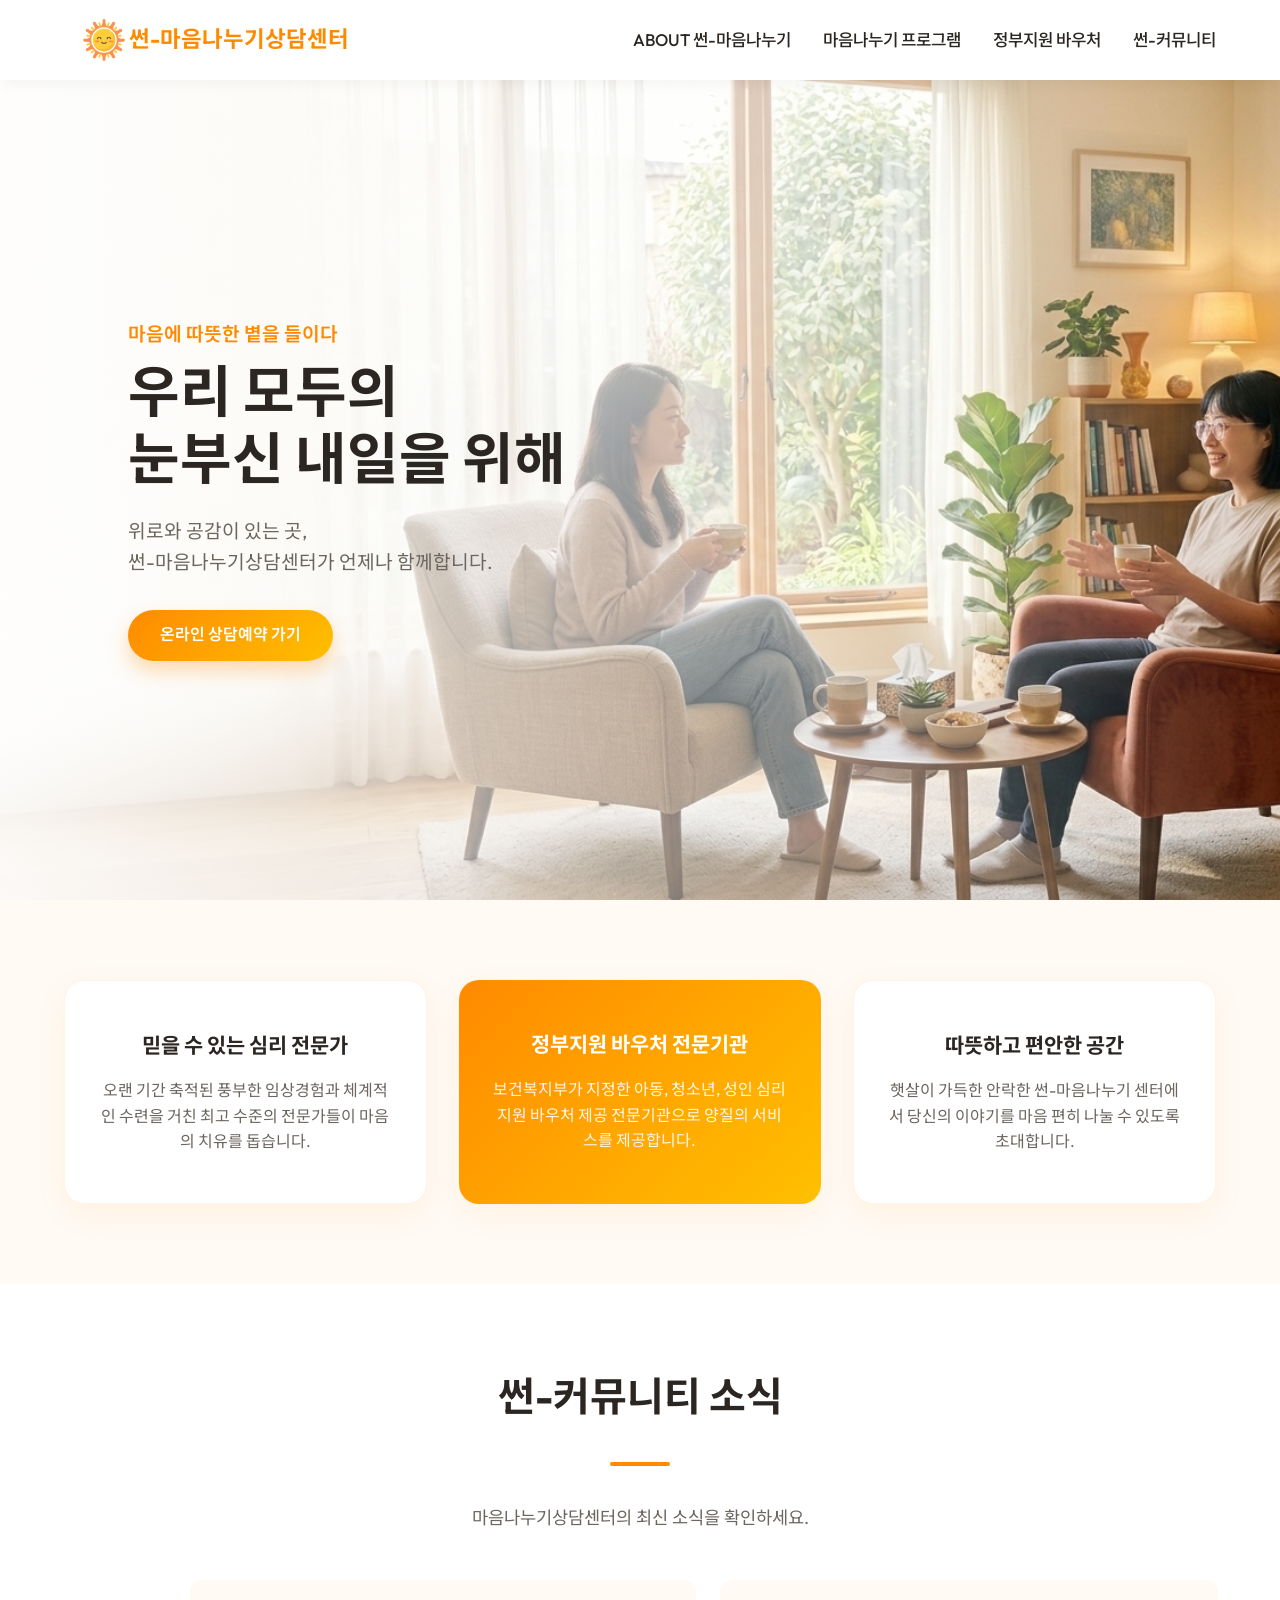
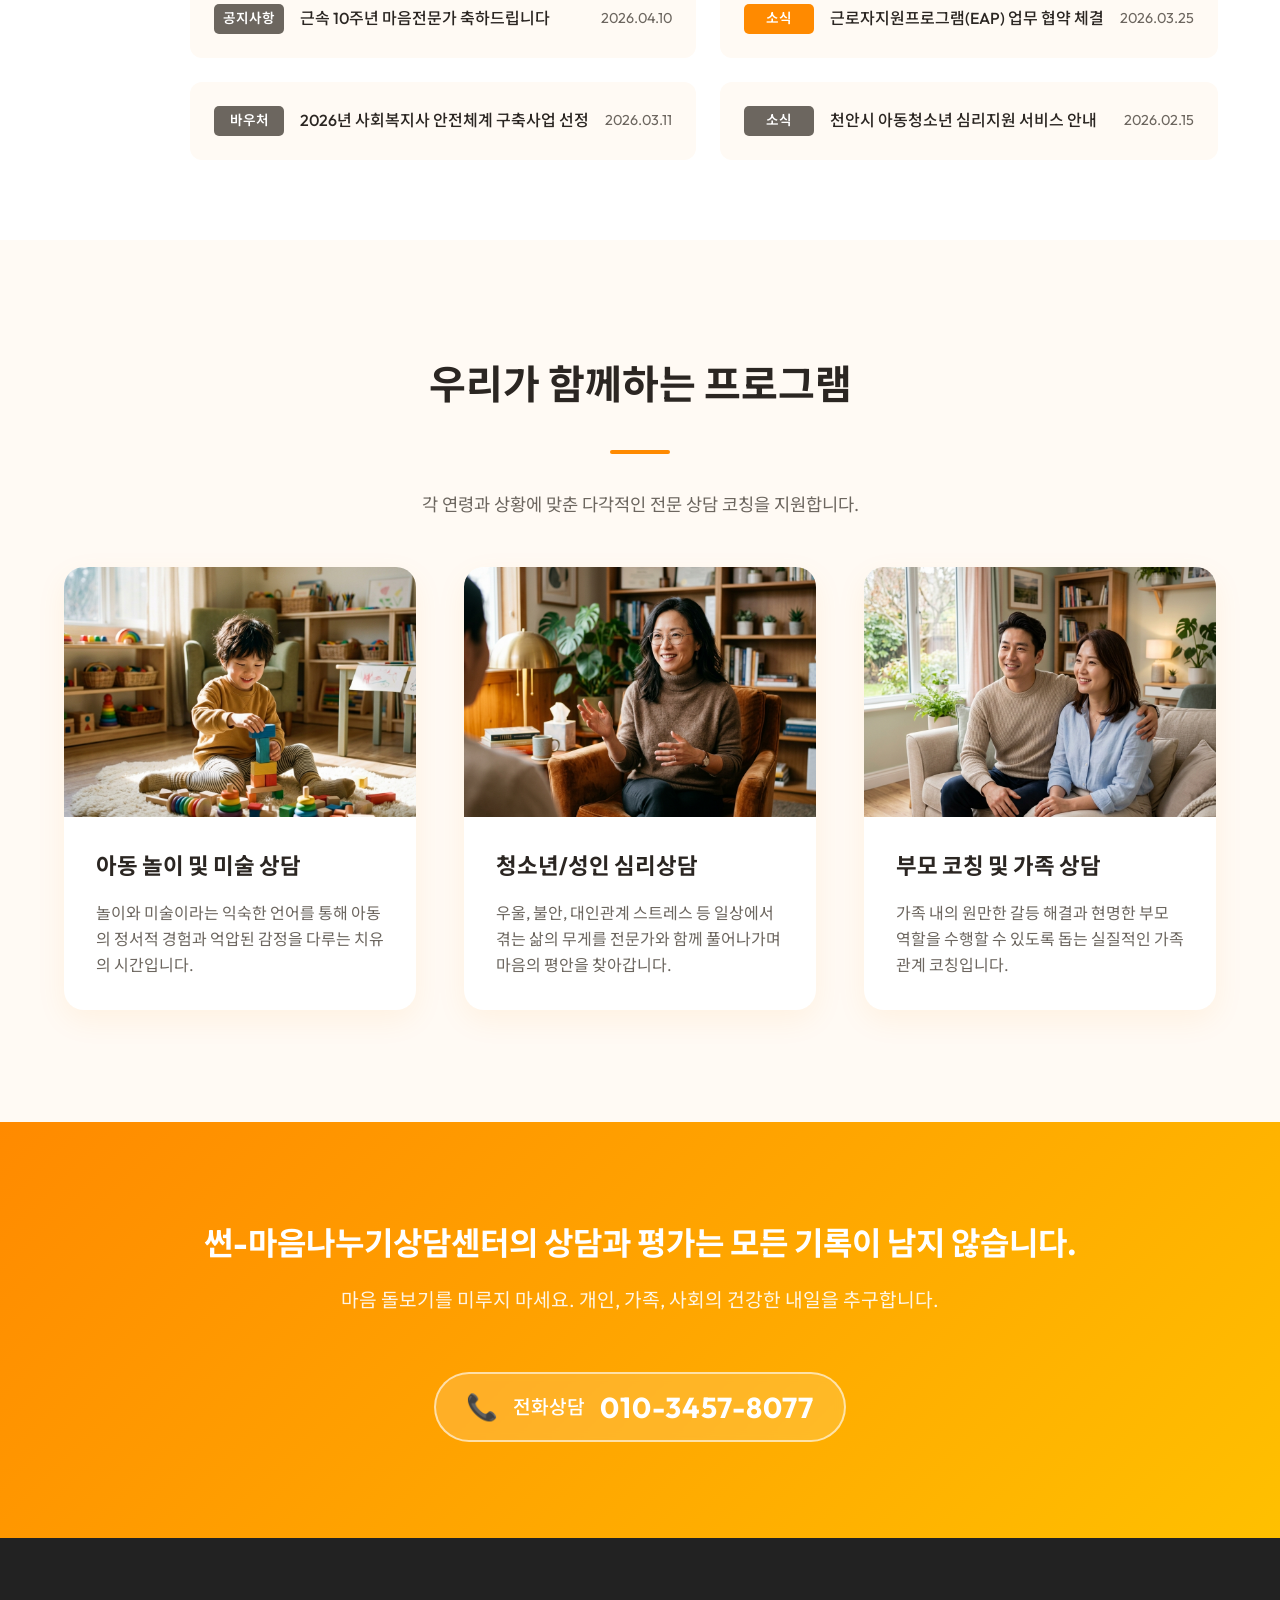
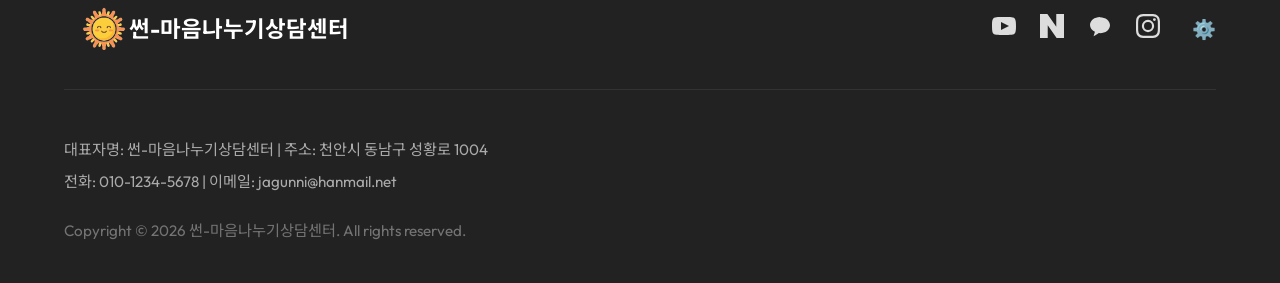
<file: index.html>
<!DOCTYPE html>
<html lang="ko">
<head>
    <meta charset="UTF-8">
    <meta name="viewport" content="width=device-width, initial-scale=1.0">
    <title>썬-마음나누기상담센터</title>
    <meta name="description" content="우리 모두의 눈부신 내일을 위해. 천안 아동, 청소년, 성인 심리상담 전문기관 썬-마음나누기상담센터입니다.">
    <link href="https://fonts.googleapis.com/css2?family=Noto+Sans+KR:wght@300;400;500;700&family=Outfit:wght@400;600;700&display=swap" rel="stylesheet">
    <link rel="stylesheet" href="style.css">
    <link rel="shortcut icon" href="img/sun_logo_transparent.png" type="image/x-icon">
</head>
<body>

    <!-- Header Section -->
    <header class="header">
        <div class="container header-inner">
            <a href="index.html" class="logo">
                <img src="img/sun_logo_transparent.png" alt="썬-마음나누기상담센터 로고">
                <span>썬-마음나누기상담센터</span>
            </a>
            <nav class="gnb">
                <ul>
                    <li><a href="about.html" target="_blank">ABOUT 썬-마음나누기</a></li>
                    <li><a href="programs.html" target="_blank">마음나누기 프로그램</a></li>
                    <li><a href="https://www.bokjiro.go.kr/ssis-tbu/index.do" target="_blank">정부지원 바우처</a></li>

                    <li><a href="community.html" target="_blank">썬-커뮤니티</a></li>
                </ul>
            </nav>
        </div>
    </header>

    <!-- Hero Banner -->
    <section class="hero-banner">
        <div class="hero-image" style="background-image: url('img/hero_bg_new.png');">
            <div class="hero-overlay"></div>
            <div class="hero-content">
                <p class="hero-subtitle">마음에 따뜻한 볕을 들이다</p>
                <h1 class="hero-title">우리 모두의<br>눈부신 내일을 위해</h1>
                <p class="hero-desc">위로와 공감이 있는 곳,<br>썬-마음나누기상담센터가 언제나 함께합니다.</p>
                <a href="#" class="btn btn-primary" onclick="openReservationModal(event)">온라인 상담예약 가기</a>
            </div>
        </div>
    </section>

    <!-- Feature Cards -->
    <section class="features">
        <div class="container features-wrap">
            <div class="feature-card">
                <h3>믿을 수 있는 심리 전문가</h3>
                <p>오랜 기간 축적된 풍부한 임상경험과 체계적인 수련을 거친 최고 수준의 전문가들이 마음의 치유를 돕습니다.</p>
            </div>
            <div class="feature-card active">
                <h3>정부지원 바우처 전문기관</h3>
                <p>보건복지부가 지정한 아동, 청소년, 성인 심리지원 바우처 제공 전문기관으로 양질의 서비스를 제공합니다.</p>
            </div>
            <div class="feature-card">
                <h3>따뜻하고 편안한 공간</h3>
                <p>햇살이 가득한 안락한 썬-마음나누기 센터에서 당신의 이야기를 마음 편히 나눌 수 있도록 초대합니다.</p>
            </div>
        </div>
    </section>

    <!-- Notice / News Section -->
    <section class="notice-section">
        <div class="container">
            <div class="section-title text-center">
                <h2>썬-커뮤니티 소식</h2>
                <p>마음나누기상담센터의 최신 소식을 확인하세요.</p>
            </div>
            <div class="notice-grid">
                <a href="notice1.html" target="_blank" class="notice-item">
                    <span class="badge">공지사항</span>
                    <h4>근속 10주년 마음전문가 축하드립니다</h4>
                    <span class="date">2026.04.10</span>
                </a>
                <a href="notice2.html" target="_blank" class="notice-item">
                    <span class="badge new">소식</span>
                    <h4>근로자지원프로그램(EAP) 업무 협약 체결</h4>
                    <span class="date">2026.03.25</span>
                </a>
                <a href="notice3.html" target="_blank" class="notice-item">
                    <span class="badge">바우처</span>
                    <h4>2026년 사회복지사 안전체계 구축사업 선정</h4>
                    <span class="date">2026.03.11</span>
                </a>
                <a href="notice4.html" target="_blank" class="notice-item">
                    <span class="badge">소식</span>
                    <h4>천안시 아동청소년 심리지원 서비스 안내</h4>
                    <span class="date">2026.02.15</span>
                </a>
            </div>
        </div>
    </section>

    <!-- Programs Overview -->
    <section class="programs-section">
        <div class="container">
            <div class="section-title">
                <h2>우리가 함께하는 프로그램</h2>
                <p>각 연령과 상황에 맞춘 다각적인 전문 상담 코칭을 지원합니다.</p>
            </div>
            <div class="program-grid">
                <a href="reservation_child.html" target="_blank" class="program-card">
                    <div class="thumb">
                        <img src="img/play_therapy_korean.png" alt="아동 놀이/미술 상담">
                    </div>
                    <div class="info">
                        <h3>아동 놀이 및 미술 상담</h3>
                        <p>놀이와 미술이라는 익숙한 언어를 통해 아동의 정서적 경험과 억압된 감정을 다루는 치유의 시간입니다.</p>
                    </div>
                </a>
                <a href="reservation_adult.html" target="_blank" class="program-card">
                    <div class="thumb">
                        <img src="img/adult_counseling_new_1775789938993.png" alt="청소년/성인 심리상담">
                    </div>
                    <div class="info">
                        <h3>청소년/성인 심리상담</h3>
                        <p>우울, 불안, 대인관계 스트레스 등 일상에서 겪는 삶의 무게를 전문가와 함께 풀어나가며 마음의 평안을 찾아갑니다.</p>
                    </div>
                </a>
                <a href="reservation_parent.html" target="_blank" class="program-card">
                    <div class="thumb">
                        <img src="img/parent_coaching_korean.png" alt="부모 코칭 및 상담">
                    </div>
                    <div class="info">
                        <h3>부모 코칭 및 가족 상담</h3>
                        <p>가족 내의 원만한 갈등 해결과 현명한 부모 역할을 수행할 수 있도록 돕는 실질적인 가족 관계 코칭입니다.</p>
                    </div>
                </a>
            </div>
        </div>
    </section>

    <!-- Bottom Banner -->
    <section class="bottom-banner">
        <div class="container">
            <div class="bb-content">
                <h2>썬-마음나누기상담센터의 상담과 평가는 모든 기록이 남지 않습니다.</h2>
                <p>마음 돌보기를 미루지 마세요. 개인, 가족, 사회의 건강한 내일을 추구합니다.</p>
                <a href="tel:010-3457-8077" class="call-banner">
                    <span class="call-icon">📞</span>
                    <span class="call-text">전화상담</span>
                    <strong class="call-number">010-3457-8077</strong>
                </a>
            </div>
        </div>
    </section>

    <!-- Footer -->
    <footer class="footer">
        <div class="container">
            <div class="footer-top">
                <a href="#" class="footer-logo">
                    <img src="img/sun_logo_transparent.png" alt="썬로우고">
                    <span>썬-마음나누기상담센터</span>
                </a>
                <div class="sns-links">
                    <a href="https://www.youtube.com/watch?v=R9Pj6mc9mxc" target="_blank" title="유튜브">
                        <svg width="24" height="24" viewBox="0 0 24 24" fill="currentColor"><path d="M19.615 3.184c-3.604-.246-11.631-.245-15.23 0-3.897.266-4.356 2.62-4.385 8.816.029 6.185.484 8.549 4.385 8.816 3.6.245 11.626.246 15.23 0 3.897-.266 4.356-2.62 4.385-8.816-.029-6.185-.484-8.549-4.385-8.816zm-10.615 12.816v-8l8 3.993-8 4.007z"/></svg>
                    </a>
                    <a href="https://blog.naver.com/jagunni77/224244222234" target="_blank" title="블로그">
                        <svg width="24" height="24" viewBox="0 0 24 24" fill="currentColor"><path d="M16.273 12.845L7.376 0H0v24h7.726V11.156L16.624 24H24V0h-7.727v12.845z"/></svg>
                    </a>
                    <a href="#" title="카카오톡">
                        <svg width="24" height="24" viewBox="0 0 24 24" fill="currentColor"><path d="M12 3c-5.523 0-10 3.58-10 8 0 2.872 1.936 5.394 4.887 6.776-.328 1.155-1.189 4.14-1.228 4.35-.05.275.097.28.21.21.088-.052 3.494-2.316 4.908-3.238.398.056.806.082 1.223.082 5.523 0 10-3.58 10-8s-4.477-8-10-8z"/></svg>
                    </a>
                    <a href="#" title="인스타그램">
                        <svg width="24" height="24" viewBox="0 0 24 24" fill="currentColor"><path d="M12 2.163c3.204 0 3.584.012 4.85.07 3.252.148 4.771 1.691 4.919 4.919.058 1.265.069 1.645.069 4.849 0 3.205-.012 3.584-.069 4.849-.149 3.225-1.664 4.771-4.919 4.919-1.266.058-1.644.07-4.85.07-3.204 0-3.584-.012-4.849-.07-3.26-.149-4.771-1.699-4.919-4.92-.058-1.265-.07-1.644-.07-4.849 0-3.204.013-3.583.07-4.849.149-3.227 1.664-4.771 4.919-4.919 1.266-.057 1.645-.069 4.849-.069zM12 0C8.741 0 8.333.014 7.053.072 2.695.272.273 2.69.073 7.052.014 8.333 0 8.741 0 12c0 3.259.014 3.668.072 4.948.2 4.358 2.618 6.78 6.98 6.98C8.333 23.986 8.741 24 12 24c3.259 0 3.668-.014 4.948-.072 4.354-.2 6.782-2.618 6.979-6.98.059-1.28.073-1.689.073-4.948 0-3.259-.014-3.667-.072-4.947-.196-4.354-2.617-6.78-6.979-6.98C15.668.014 15.259 0 12 0zm0 5.838a6.162 6.162 0 100 12.324 6.162 6.162 0 000-12.324zM12 16a4 4 0 110-8 4 4 0 010 8zm6.406-11.845a1.44 1.44 0 100 2.881 1.44 1.44 0 000-2.881z"/></svg>
                    </a>
                    <a href="#" id="settings-btn" title="설정">⚙️</a>
                </div>
            </div>
            <div class="footer-bottom">
                <div class="info">
                    <p>대표자명: 썬-마음나누기상담센터 | 주소: 천안시 동남구 성황로 1004</p>
                    <p>전화: 010-1234-5678 | 이메일: jagunni@hanmail.net</p>
                    <p class="copyright">Copyright © 2026 썬-마음나누기상담센터. All rights reserved.</p>
                </div>
            </div>
        </div>
    </footer>

    <!-- Reservation Modal -->
    <div id="reservationModal" class="modal-overlay">
        <div class="modal-content">
            <span class="close-modal" onclick="closeReservationModal()">&times;</span>
            <h2>온라인 상담예약</h2>
            <p>상담 예약 정보를 남겨주시면 빠른 시일 내에 연락드리겠습니다.</p>
            <form onsubmit="submitReservation(event)">
                <div class="form-group">
                    <label for="resName">이름</label>
                    <input type="text" id="resName" required placeholder="이름을 입력하세요">
                </div>
                <div class="form-group">
                    <label for="resPhone">연락처</label>
                    <input type="tel" id="resPhone" required placeholder="010-0000-0000">
                </div>
                <div class="form-group">
                    <label for="resTime">예약시간</label>
                    <select id="resTime" required>
                        <option value="" disabled selected>희망 예약시간을 선택하세요</option>
                        <option value="오전">오전 (09:00 - 12:00)</option>
                        <option value="오후">오후 (13:00 - 18:00)</option>
                        <option value="저녁">저녁 (18:00 - 21:00)</option>
                    </select>
                </div>
                <div class="form-group">
                    <label for="resMemo">메모</label>
                    <textarea id="resMemo" rows="4" placeholder="상담 문의 내용을 자유롭게 적어주세요."></textarea>
                </div>
                <button type="submit" class="btn btn-primary submit-btn">예약 신청하기</button>
            </form>
        </div>
    </div>

    <!-- Admin & Modal Script -->
    <script>
        function openReservationModal(e) {
            e.preventDefault();
            document.getElementById('reservationModal').style.display = 'flex';
        }

        function closeReservationModal() {
            document.getElementById('reservationModal').style.display = 'none';
        }

        function submitReservation(e) {
            e.preventDefault();
            alert('상담 예약이 성공적으로 신청되었습니다. 빠른 시일 내에 연락드리겠습니다.');
            closeReservationModal();
            e.target.reset();
        }
        
        window.onclick = function(event) {
            const modal = document.getElementById('reservationModal');
            if (event.target == modal) {
                closeReservationModal();
            }
        }

        document.getElementById('settings-btn').addEventListener('click', function(e) {
            e.preventDefault();
            
            if (document.body.classList.contains('admin-mode')) {
                document.body.classList.remove('admin-mode');
                const texts = document.querySelectorAll('[contenteditable="true"]');
                texts.forEach(el => {
                    el.removeAttribute('contenteditable');
                    if (el.tagName.toLowerCase() === 'a' && el.dataset.href) {
                        el.setAttribute('href', el.dataset.href);
                    }
                });
                alert('관리자 모드가 종료되었습니다.');
                return;
            }

            const password = prompt('관리자 비밀번호를 입력하세요:');
            if (password === '0000') {
                alert('관리자 모드(편집 모드)가 활성화되었습니다. 요소들을 클릭하여 내용과 메뉴를 직접 수정할 수 있습니다.');
                document.body.classList.add('admin-mode');
                
                const texts = document.querySelectorAll('h1, h2, h3, h4, p, a:not(#settings-btn, .footer-logo, .logo), .badge, .btn');
                texts.forEach(el => {
                    el.setAttribute('contenteditable', 'true');
                    if (el.tagName.toLowerCase() === 'a') {
                        el.dataset.href = el.getAttribute('href');
                        el.removeAttribute('href');
                    }
                });
            } else if (password !== null) {
                alert('비밀번호가 틀렸습니다.');
            }
        });
    </script>
</body>
</html>
</file>
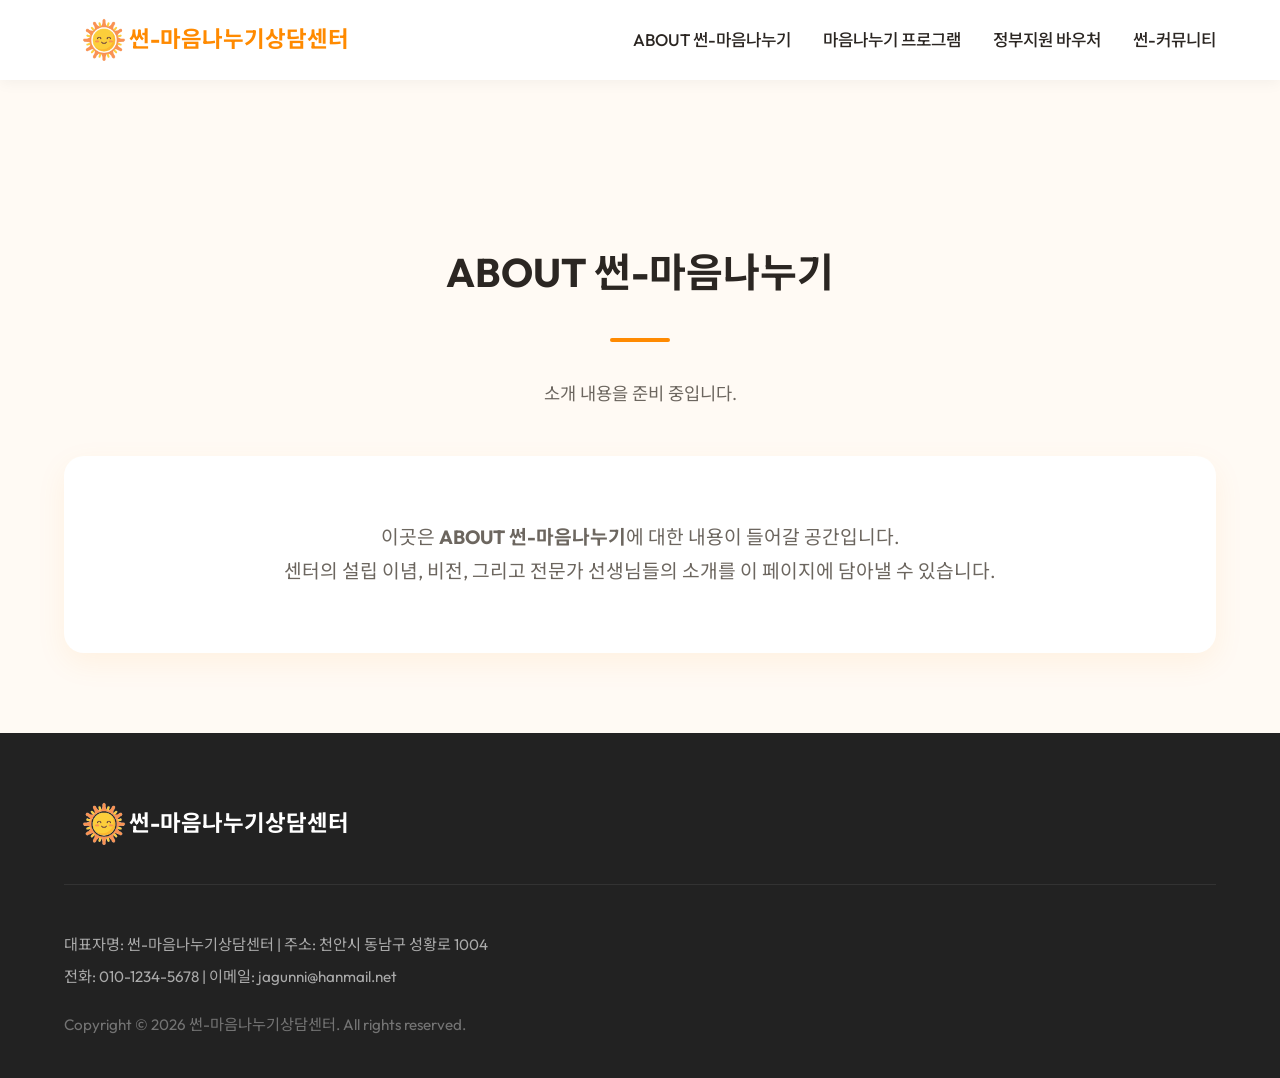
<file: about.html>
<!DOCTYPE html>
<html lang="ko">
<head>
    <meta charset="UTF-8">
    <meta name="viewport" content="width=device-width, initial-scale=1.0">
    <title>ABOUT 썬-마음나누기 - 썬-마음나누기상담센터</title>
    <link href="https://fonts.googleapis.com/css2?family=Noto+Sans+KR:wght@300;400;500;700&family=Outfit:wght@400;600;700&display=swap" rel="stylesheet">
    <link rel="stylesheet" href="style.css">
    <link rel="shortcut icon" href="img/sun_logo_transparent.png" type="image/x-icon">
</head>
<body>
    <!-- Header Section -->
    <header class="header">
        <div class="container header-inner">
            <a href="index.html" class="logo">
                <img src="img/sun_logo_transparent.png" alt="썬-마음나누기상담센터 로고">
                <span>썬-마음나누기상담센터</span>
            </a>
            <nav class="gnb">
                <ul>
                    <li><a href="about.html" target="_blank">ABOUT 썬-마음나누기</a></li>
                    <li><a href="programs.html" target="_blank">마음나누기 프로그램</a></li>
                    <li><a href="https://www.bokjiro.go.kr/ssis-tbu/index.do" target="_blank">정부지원 바우처</a></li>

                    <li><a href="community.html" target="_blank">썬-커뮤니티</a></li>
                </ul>
            </nav>
        </div>
    </header>

    <div style="padding-top: 15rem; padding-bottom: 5rem; min-height: 60vh; text-align: center;">
        <div class="container">
            <div class="section-title">
                <h2>ABOUT 썬-마음나누기</h2>
                <p>소개 내용을 준비 중입니다.</p>
            </div>
            
            <div style="background: var(--white); padding: 4rem; border-radius: 20px; box-shadow: var(--box-shadow); margin-top: 2rem;">
                <p style="font-size: 1.2rem; color: var(--text-gray); line-height: 1.8;">
                    이곳은 <strong>ABOUT 썬-마음나누기</strong>에 대한 내용이 들어갈 공간입니다.<br>
                    센터의 설립 이념, 비전, 그리고 전문가 선생님들의 소개를 이 페이지에 담아낼 수 있습니다.
                </p>
            </div>
        </div>
    </div>

    <!-- Footer -->
    <footer class="footer">
        <div class="container">
            <div class="footer-top">
                <a href="index.html" class="footer-logo">
                    <img src="img/sun_logo_transparent.png" alt="썬로우고">
                    <span>썬-마음나누기상담센터</span>
                </a>
            </div>
            <div class="footer-bottom">
                <div class="info">
                    <p>대표자명: 썬-마음나누기상담센터 | 주소: 천안시 동남구 성황로 1004</p>
                    <p>전화: 010-1234-5678 | 이메일: jagunni@hanmail.net</p>
                    <p class="copyright">Copyright © 2026 썬-마음나누기상담센터. All rights reserved.</p>
                </div>
            </div>
        </div>
    </footer>
</body>
</html>
</file>
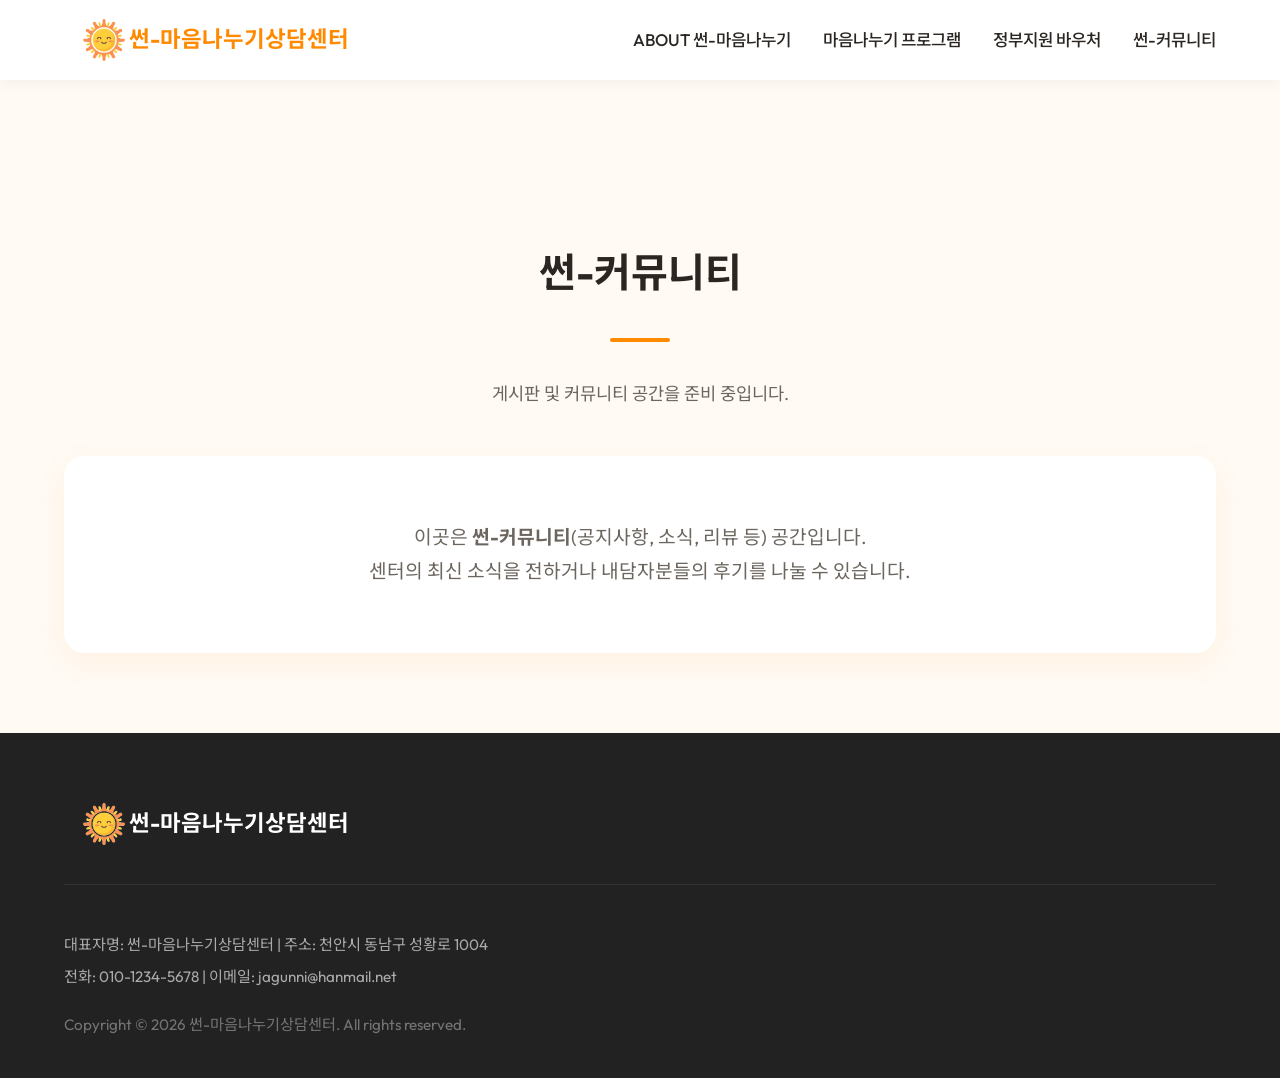
<file: community.html>
<!DOCTYPE html>
<html lang="ko">
<head>
    <meta charset="UTF-8">
    <meta name="viewport" content="width=device-width, initial-scale=1.0">
    <title>썬-커뮤니티 - 썬-마음나누기상담센터</title>
    <link href="https://fonts.googleapis.com/css2?family=Noto+Sans+KR:wght@300;400;500;700&family=Outfit:wght@400;600;700&display=swap" rel="stylesheet">
    <link rel="stylesheet" href="style.css">
    <link rel="shortcut icon" href="img/sun_logo_transparent.png" type="image/x-icon">
</head>
<body>
    <!-- Header Section -->
    <header class="header">
        <div class="container header-inner">
            <a href="index.html" class="logo">
                <img src="img/sun_logo_transparent.png" alt="썬-마음나누기상담센터 로고">
                <span>썬-마음나누기상담센터</span>
            </a>
            <nav class="gnb">
                <ul>
                    <li><a href="about.html" target="_blank">ABOUT 썬-마음나누기</a></li>
                    <li><a href="programs.html" target="_blank">마음나누기 프로그램</a></li>
                    <li><a href="https://www.bokjiro.go.kr/ssis-tbu/index.do" target="_blank">정부지원 바우처</a></li>

                    <li><a href="community.html" target="_blank">썬-커뮤니티</a></li>
                </ul>
            </nav>
        </div>
    </header>

    <div style="padding-top: 15rem; padding-bottom: 5rem; min-height: 60vh; text-align: center;">
        <div class="container">
            <div class="section-title">
                <h2>썬-커뮤니티</h2>
                <p>게시판 및 커뮤니티 공간을 준비 중입니다.</p>
            </div>
            
            <div style="background: var(--white); padding: 4rem; border-radius: 20px; box-shadow: var(--box-shadow); margin-top: 2rem;">
                <p style="font-size: 1.2rem; color: var(--text-gray); line-height: 1.8;">
                    이곳은 <strong>썬-커뮤니티</strong>(공지사항, 소식, 리뷰 등) 공간입니다.<br>
                    센터의 최신 소식을 전하거나 내담자분들의 후기를 나눌 수 있습니다.
                </p>
            </div>
        </div>
    </div>

    <!-- Footer -->
    <footer class="footer">
        <div class="container">
            <div class="footer-top">
                <a href="index.html" class="footer-logo">
                    <img src="img/sun_logo_transparent.png" alt="썬로우고">
                    <span>썬-마음나누기상담센터</span>
                </a>
            </div>
            <div class="footer-bottom">
                <div class="info">
                    <p>대표자명: 썬-마음나누기상담센터 | 주소: 천안시 동남구 성황로 1004</p>
                    <p>전화: 010-1234-5678 | 이메일: jagunni@hanmail.net</p>
                    <p class="copyright">Copyright © 2026 썬-마음나누기상담센터. All rights reserved.</p>
                </div>
            </div>
        </div>
    </footer>
</body>
</html>
</file>
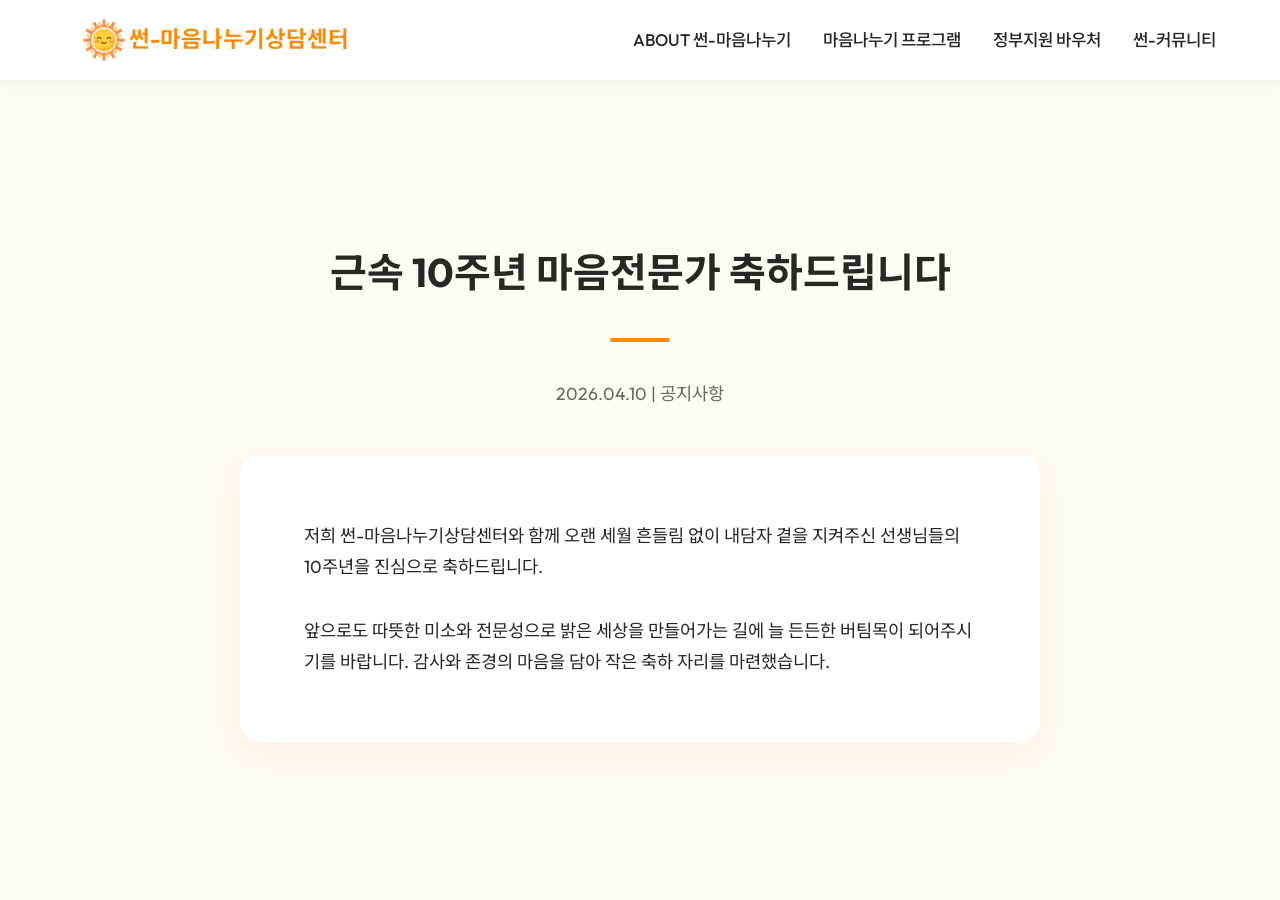
<file: notice1.html>
<!DOCTYPE html>
<html lang="ko">
<head>
    <meta charset="UTF-8">
    <meta name="viewport" content="width=device-width, initial-scale=1.0">
    <title>상세 소식 확인 - 썬-마음나누기상담센터</title>
    <link href="https://fonts.googleapis.com/css2?family=Noto+Sans+KR:wght@300;400;500;700&family=Outfit:wght@400;600;700&display=swap" rel="stylesheet">
    <link rel="stylesheet" href="style.css">
    <link rel="shortcut icon" href="img/sun_logo_transparent.png" type="image/x-icon">
</head>
<body>
    <header class="header">
        <div class="container header-inner">
            <a href="index.html" class="logo">
                <img src="img/sun_logo_transparent.png" alt="썬-마음나누기상담센터 로고">
                <span>썬-마음나누기상담센터</span>
            </a>
            <nav class="gnb">
                <ul>
                    <li><a href="about.html" target="_blank">ABOUT 썬-마음나누기</a></li>
                    <li><a href="programs.html" target="_blank">마음나누기 프로그램</a></li>
                    <li><a href="https://www.bokjiro.go.kr/ssis-tbu/index.do" target="_blank">정부지원 바우처</a></li>

                    <li><a href="community.html" target="_blank">썬-커뮤니티</a></li>
                </ul>
            </nav>
        </div>
    </header>

    <div style="padding-top: 15rem; padding-bottom: 5rem; min-height: 60vh;">
        <div class="container" style="max-width: 800px;">
            <div class="section-title text-center">
                <h2>근속 10주년 마음전문가 축하드립니다</h2>
                <p>2026.04.10 | 공지사항</p>
            </div>
            <div style="background: var(--white); padding: 4rem; border-radius: 20px; box-shadow: var(--box-shadow); margin-top: 2rem;">
                <p style="font-size: 1.1rem; color: var(--text-dark); line-height: 1.8;">
                    저희 썬-마음나누기상담센터와 함께 오랜 세월 흔들림 없이 내담자 곁을 지켜주신 선생님들의 10주년을 진심으로 축하드립니다.<br><br>
                    앞으로도 따뜻한 미소와 전문성으로 밝은 세상을 만들어가는 길에 늘 든든한 버팀목이 되어주시기를 바랍니다. 감사와 존경의 마음을 담아 작은 축하 자리를 마련했습니다.
                </p>
            </div>
        </div>
    </div>
</body>
</html>
</file>
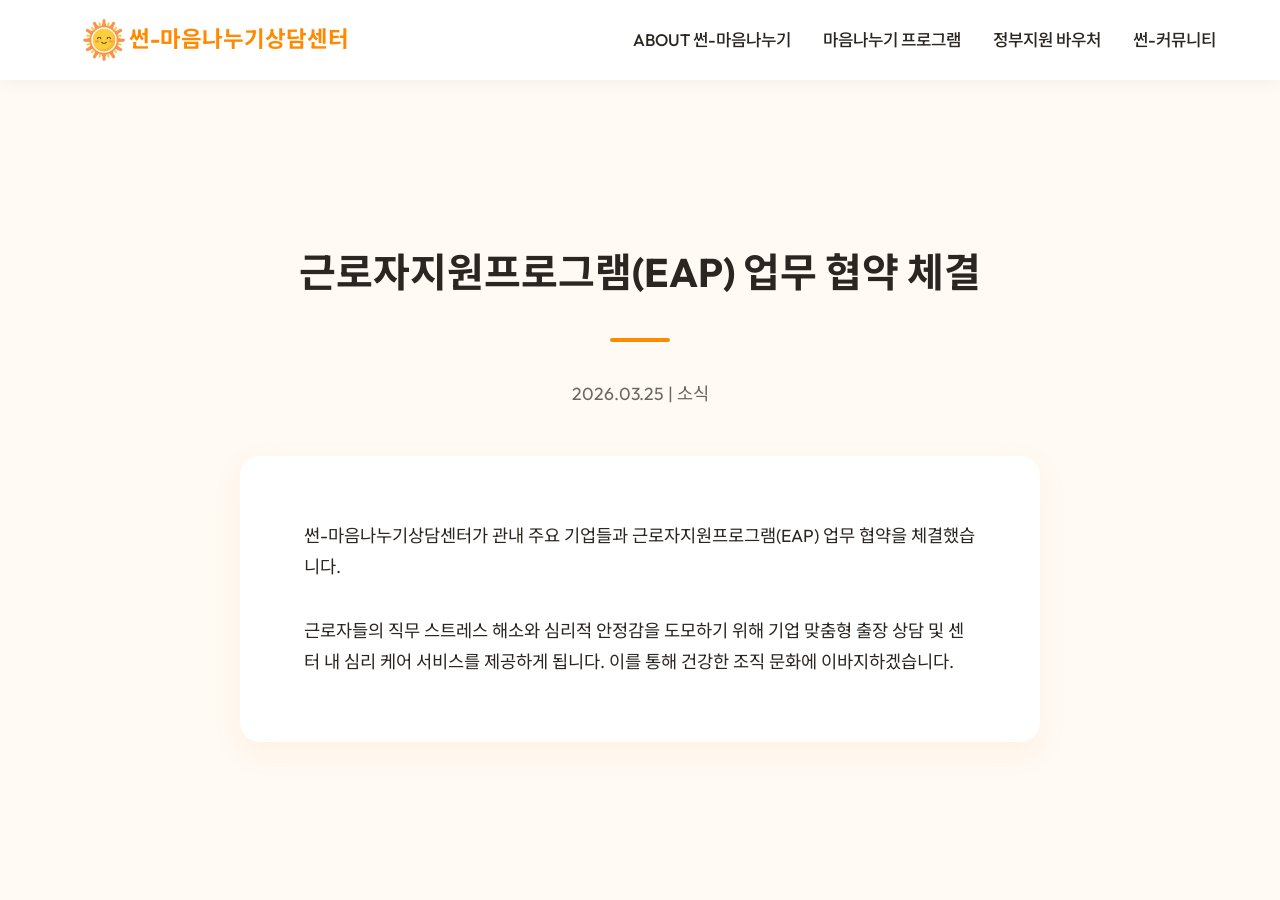
<file: notice2.html>
<!DOCTYPE html>
<html lang="ko">
<head>
    <meta charset="UTF-8">
    <meta name="viewport" content="width=device-width, initial-scale=1.0">
    <title>상세 소식 확인 - 썬-마음나누기상담센터</title>
    <link href="https://fonts.googleapis.com/css2?family=Noto+Sans+KR:wght@300;400;500;700&family=Outfit:wght@400;600;700&display=swap" rel="stylesheet">
    <link rel="stylesheet" href="style.css">
    <link rel="shortcut icon" href="img/sun_logo_transparent.png" type="image/x-icon">
</head>
<body>
    <header class="header">
        <div class="container header-inner">
            <a href="index.html" class="logo">
                <img src="img/sun_logo_transparent.png" alt="썬-마음나누기상담센터 로고">
                <span>썬-마음나누기상담센터</span>
            </a>
            <nav class="gnb">
                <ul>
                    <li><a href="about.html" target="_blank">ABOUT 썬-마음나누기</a></li>
                    <li><a href="programs.html" target="_blank">마음나누기 프로그램</a></li>
                    <li><a href="https://www.bokjiro.go.kr/ssis-tbu/index.do" target="_blank">정부지원 바우처</a></li>

                    <li><a href="community.html" target="_blank">썬-커뮤니티</a></li>
                </ul>
            </nav>
        </div>
    </header>

    <div style="padding-top: 15rem; padding-bottom: 5rem; min-height: 60vh;">
        <div class="container" style="max-width: 800px;">
            <div class="section-title text-center">
                <h2>근로자지원프로그램(EAP) 업무 협약 체결</h2>
                <p>2026.03.25 | 소식</p>
            </div>
            <div style="background: var(--white); padding: 4rem; border-radius: 20px; box-shadow: var(--box-shadow); margin-top: 2rem;">
                <p style="font-size: 1.1rem; color: var(--text-dark); line-height: 1.8;">
                    썬-마음나누기상담센터가 관내 주요 기업들과 근로자지원프로그램(EAP) 업무 협약을 체결했습니다.<br><br>
                    근로자들의 직무 스트레스 해소와 심리적 안정감을 도모하기 위해 기업 맞춤형 출장 상담 및 센터 내 심리 케어 서비스를 제공하게 됩니다. 이를 통해 건강한 조직 문화에 이바지하겠습니다.
                </p>
            </div>
        </div>
    </div>
</body>
</html>
</file>
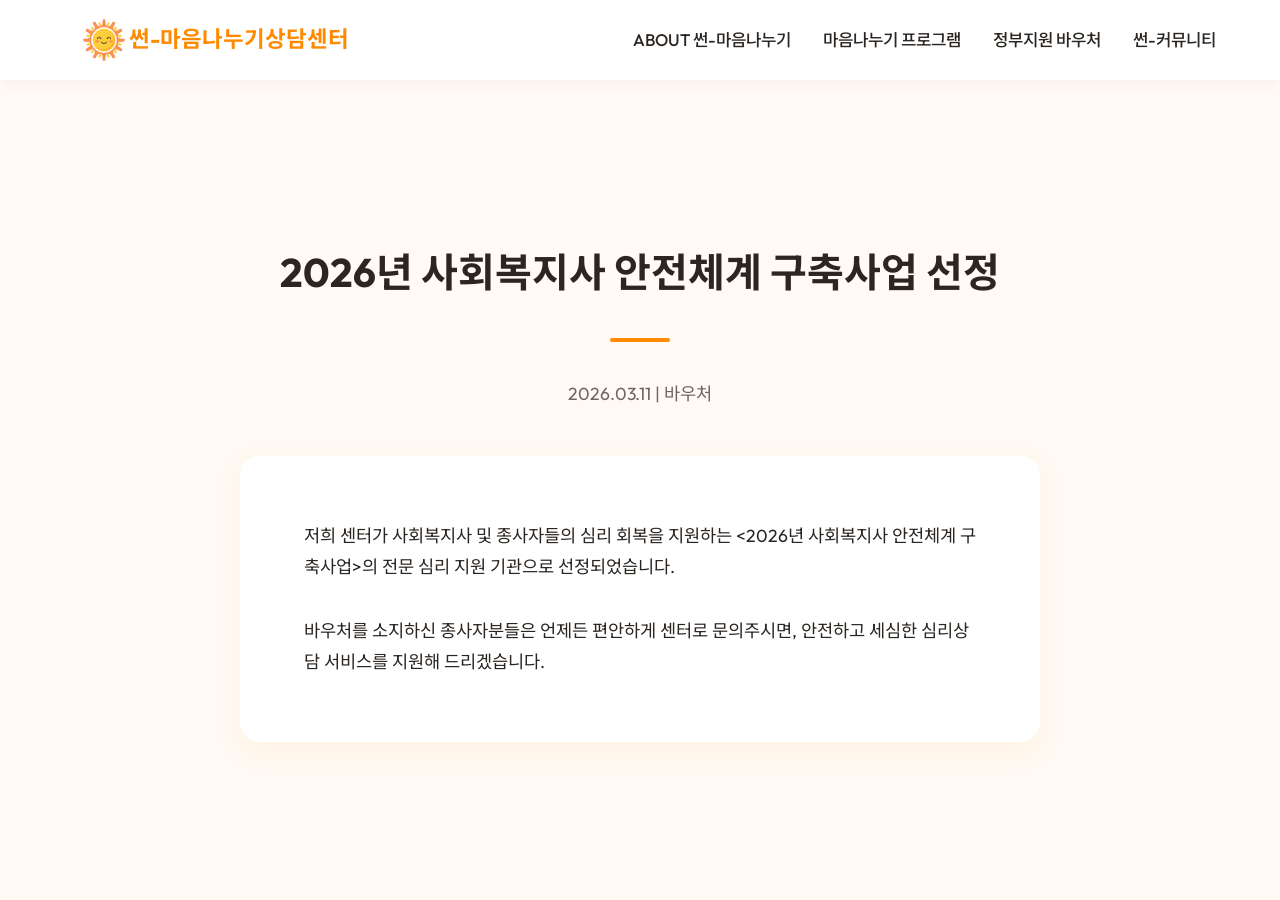
<file: notice3.html>
<!DOCTYPE html>
<html lang="ko">
<head>
    <meta charset="UTF-8">
    <meta name="viewport" content="width=device-width, initial-scale=1.0">
    <title>상세 소식 확인 - 썬-마음나누기상담센터</title>
    <link href="https://fonts.googleapis.com/css2?family=Noto+Sans+KR:wght@300;400;500;700&family=Outfit:wght@400;600;700&display=swap" rel="stylesheet">
    <link rel="stylesheet" href="style.css">
    <link rel="shortcut icon" href="img/sun_logo_transparent.png" type="image/x-icon">
</head>
<body>
    <header class="header">
        <div class="container header-inner">
            <a href="index.html" class="logo">
                <img src="img/sun_logo_transparent.png" alt="썬-마음나누기상담센터 로고">
                <span>썬-마음나누기상담센터</span>
            </a>
            <nav class="gnb">
                <ul>
                    <li><a href="about.html" target="_blank">ABOUT 썬-마음나누기</a></li>
                    <li><a href="programs.html" target="_blank">마음나누기 프로그램</a></li>
                    <li><a href="https://www.bokjiro.go.kr/ssis-tbu/index.do" target="_blank">정부지원 바우처</a></li>

                    <li><a href="community.html" target="_blank">썬-커뮤니티</a></li>
                </ul>
            </nav>
        </div>
    </header>

    <div style="padding-top: 15rem; padding-bottom: 5rem; min-height: 60vh;">
        <div class="container" style="max-width: 800px;">
            <div class="section-title text-center">
                <h2>2026년 사회복지사 안전체계 구축사업 선정</h2>
                <p>2026.03.11 | 바우처</p>
            </div>
            <div style="background: var(--white); padding: 4rem; border-radius: 20px; box-shadow: var(--box-shadow); margin-top: 2rem;">
                <p style="font-size: 1.1rem; color: var(--text-dark); line-height: 1.8;">
                    저희 센터가 사회복지사 및 종사자들의 심리 회복을 지원하는 <2026년 사회복지사 안전체계 구축사업>의 전문 심리 지원 기관으로 선정되었습니다.<br><br>
                    바우처를 소지하신 종사자분들은 언제든 편안하게 센터로 문의주시면, 안전하고 세심한 심리상담 서비스를 지원해 드리겠습니다.
                </p>
            </div>
        </div>
    </div>
</body>
</html>
</file>
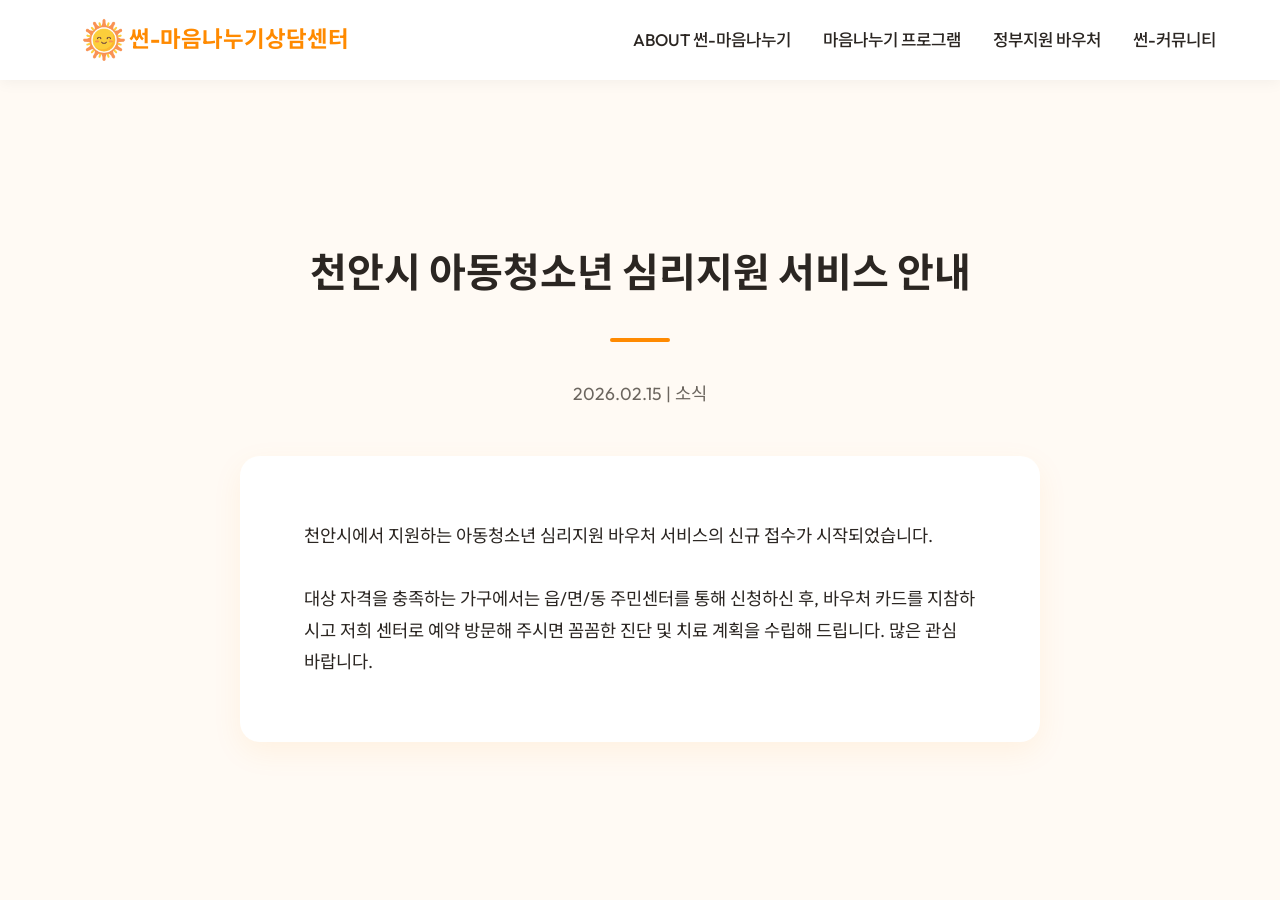
<file: notice4.html>
<!DOCTYPE html>
<html lang="ko">
<head>
    <meta charset="UTF-8">
    <meta name="viewport" content="width=device-width, initial-scale=1.0">
    <title>상세 소식 확인 - 썬-마음나누기상담센터</title>
    <link href="https://fonts.googleapis.com/css2?family=Noto+Sans+KR:wght@300;400;500;700&family=Outfit:wght@400;600;700&display=swap" rel="stylesheet">
    <link rel="stylesheet" href="style.css">
    <link rel="shortcut icon" href="img/sun_logo_transparent.png" type="image/x-icon">
</head>
<body>
    <header class="header">
        <div class="container header-inner">
            <a href="index.html" class="logo">
                <img src="img/sun_logo_transparent.png" alt="썬-마음나누기상담센터 로고">
                <span>썬-마음나누기상담센터</span>
            </a>
            <nav class="gnb">
                <ul>
                    <li><a href="about.html" target="_blank">ABOUT 썬-마음나누기</a></li>
                    <li><a href="programs.html" target="_blank">마음나누기 프로그램</a></li>
                    <li><a href="https://www.bokjiro.go.kr/ssis-tbu/index.do" target="_blank">정부지원 바우처</a></li>

                    <li><a href="community.html" target="_blank">썬-커뮤니티</a></li>
                </ul>
            </nav>
        </div>
    </header>

    <div style="padding-top: 15rem; padding-bottom: 5rem; min-height: 60vh;">
        <div class="container" style="max-width: 800px;">
            <div class="section-title text-center">
                <h2>천안시 아동청소년 심리지원 서비스 안내</h2>
                <p>2026.02.15 | 소식</p>
            </div>
            <div style="background: var(--white); padding: 4rem; border-radius: 20px; box-shadow: var(--box-shadow); margin-top: 2rem;">
                <p style="font-size: 1.1rem; color: var(--text-dark); line-height: 1.8;">
                    천안시에서 지원하는 아동청소년 심리지원 바우처 서비스의 신규 접수가 시작되었습니다.<br><br>
                    대상 자격을 충족하는 가구에서는 읍/면/동 주민센터를 통해 신청하신 후, 바우처 카드를 지참하시고 저희 센터로 예약 방문해 주시면 꼼꼼한 진단 및 치료 계획을 수립해 드립니다. 많은 관심 바랍니다.
                </p>
            </div>
        </div>
    </div>
</body>
</html>
</file>
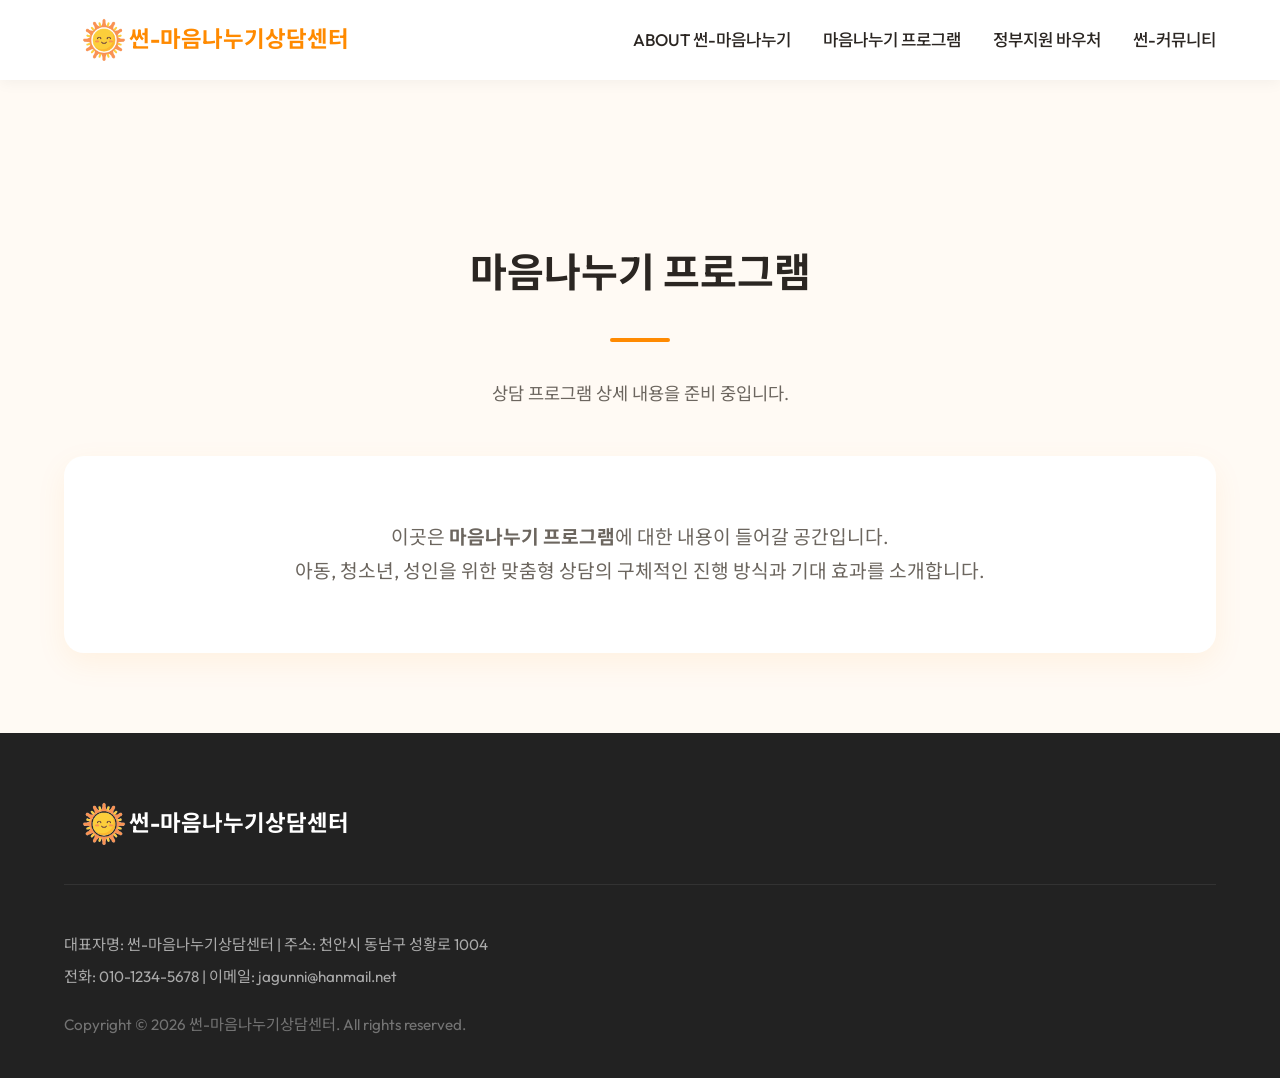
<file: programs.html>
<!DOCTYPE html>
<html lang="ko">
<head>
    <meta charset="UTF-8">
    <meta name="viewport" content="width=device-width, initial-scale=1.0">
    <title>마음나누기 프로그램 - 썬-마음나누기상담센터</title>
    <link href="https://fonts.googleapis.com/css2?family=Noto+Sans+KR:wght@300;400;500;700&family=Outfit:wght@400;600;700&display=swap" rel="stylesheet">
    <link rel="stylesheet" href="style.css">
    <link rel="shortcut icon" href="img/sun_logo_transparent.png" type="image/x-icon">
</head>
<body>
    <!-- Header Section -->
    <header class="header">
        <div class="container header-inner">
            <a href="index.html" class="logo">
                <img src="img/sun_logo_transparent.png" alt="썬-마음나누기상담센터 로고">
                <span>썬-마음나누기상담센터</span>
            </a>
            <nav class="gnb">
                <ul>
                    <li><a href="about.html" target="_blank">ABOUT 썬-마음나누기</a></li>
                    <li><a href="programs.html" target="_blank">마음나누기 프로그램</a></li>
                    <li><a href="https://www.bokjiro.go.kr/ssis-tbu/index.do" target="_blank">정부지원 바우처</a></li>

                    <li><a href="community.html" target="_blank">썬-커뮤니티</a></li>
                </ul>
            </nav>
        </div>
    </header>

    <div style="padding-top: 15rem; padding-bottom: 5rem; min-height: 60vh; text-align: center;">
        <div class="container">
            <div class="section-title">
                <h2>마음나누기 프로그램</h2>
                <p>상담 프로그램 상세 내용을 준비 중입니다.</p>
            </div>
            
            <div style="background: var(--white); padding: 4rem; border-radius: 20px; box-shadow: var(--box-shadow); margin-top: 2rem;">
                <p style="font-size: 1.2rem; color: var(--text-gray); line-height: 1.8;">
                    이곳은 <strong>마음나누기 프로그램</strong>에 대한 내용이 들어갈 공간입니다.<br>
                    아동, 청소년, 성인을 위한 맞춤형 상담의 구체적인 진행 방식과 기대 효과를 소개합니다.
                </p>
            </div>
        </div>
    </div>

    <!-- Footer -->
    <footer class="footer">
        <div class="container">
            <div class="footer-top">
                <a href="index.html" class="footer-logo">
                    <img src="img/sun_logo_transparent.png" alt="썬로우고">
                    <span>썬-마음나누기상담센터</span>
                </a>
            </div>
            <div class="footer-bottom">
                <div class="info">
                    <p>대표자명: 썬-마음나누기상담센터 | 주소: 천안시 동남구 성황로 1004</p>
                    <p>전화: 010-1234-5678 | 이메일: jagunni@hanmail.net</p>
                    <p class="copyright">Copyright © 2026 썬-마음나누기상담센터. All rights reserved.</p>
                </div>
            </div>
        </div>
    </footer>
</body>
</html>
</file>
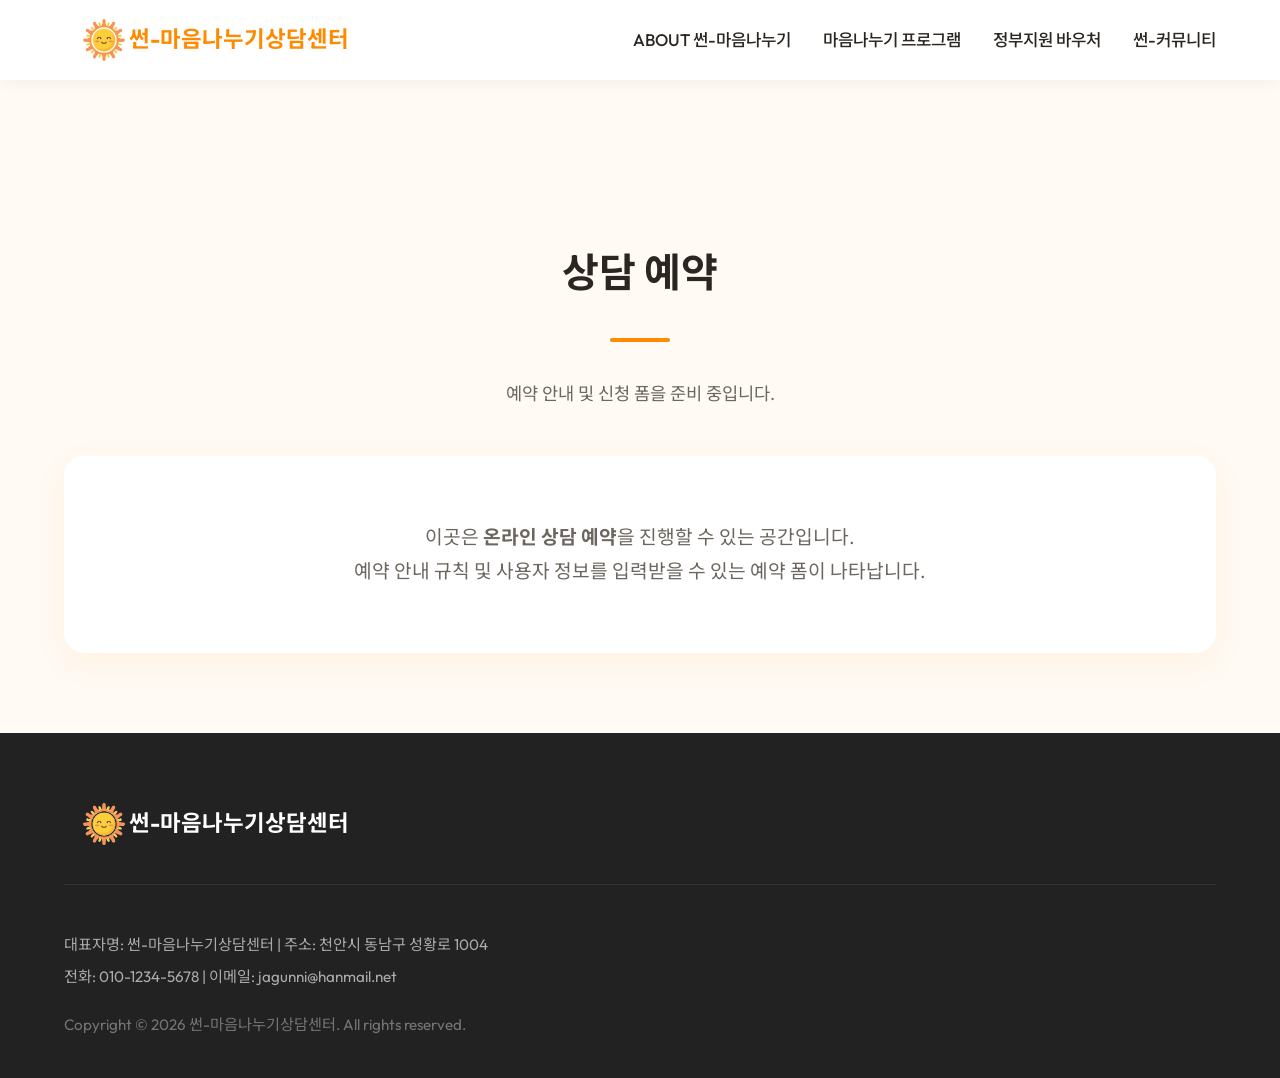
<file: reservation.html>
<!DOCTYPE html>
<html lang="ko">
<head>
    <meta charset="UTF-8">
    <meta name="viewport" content="width=device-width, initial-scale=1.0">
    <title>상담 예약 - 썬-마음나누기상담센터</title>
    <link href="https://fonts.googleapis.com/css2?family=Noto+Sans+KR:wght@300;400;500;700&family=Outfit:wght@400;600;700&display=swap" rel="stylesheet">
    <link rel="stylesheet" href="style.css">
    <link rel="shortcut icon" href="img/sun_logo_transparent.png" type="image/x-icon">
</head>
<body>
    <!-- Header Section -->
    <header class="header">
        <div class="container header-inner">
            <a href="index.html" class="logo">
                <img src="img/sun_logo_transparent.png" alt="썬-마음나누기상담센터 로고">
                <span>썬-마음나누기상담센터</span>
            </a>
            <nav class="gnb">
                <ul>
                    <li><a href="about.html" target="_blank">ABOUT 썬-마음나누기</a></li>
                    <li><a href="programs.html" target="_blank">마음나누기 프로그램</a></li>
                    <li><a href="https://www.bokjiro.go.kr/ssis-tbu/index.do" target="_blank">정부지원 바우처</a></li>

                    <li><a href="community.html" target="_blank">썬-커뮤니티</a></li>
                </ul>
            </nav>
        </div>
    </header>

    <div style="padding-top: 15rem; padding-bottom: 5rem; min-height: 60vh; text-align: center;">
        <div class="container">
            <div class="section-title">
                <h2>상담 예약</h2>
                <p>예약 안내 및 신청 폼을 준비 중입니다.</p>
            </div>
            
            <div style="background: var(--white); padding: 4rem; border-radius: 20px; box-shadow: var(--box-shadow); margin-top: 2rem;">
                <p style="font-size: 1.2rem; color: var(--text-gray); line-height: 1.8;">
                    이곳은 <strong>온라인 상담 예약</strong>을 진행할 수 있는 공간입니다.<br>
                    예약 안내 규칙 및 사용자 정보를 입력받을 수 있는 예약 폼이 나타납니다.
                </p>
            </div>
        </div>
    </div>

    <!-- Footer -->
    <footer class="footer">
        <div class="container">
            <div class="footer-top">
                <a href="index.html" class="footer-logo">
                    <img src="img/sun_logo_transparent.png" alt="썬로우고">
                    <span>썬-마음나누기상담센터</span>
                </a>
            </div>
            <div class="footer-bottom">
                <div class="info">
                    <p>대표자명: 썬-마음나누기상담센터 | 주소: 천안시 동남구 성황로 1004</p>
                    <p>전화: 010-1234-5678 | 이메일: jagunni@hanmail.net</p>
                    <p class="copyright">Copyright © 2026 썬-마음나누기상담센터. All rights reserved.</p>
                </div>
            </div>
        </div>
    </footer>
</body>
</html>
</file>
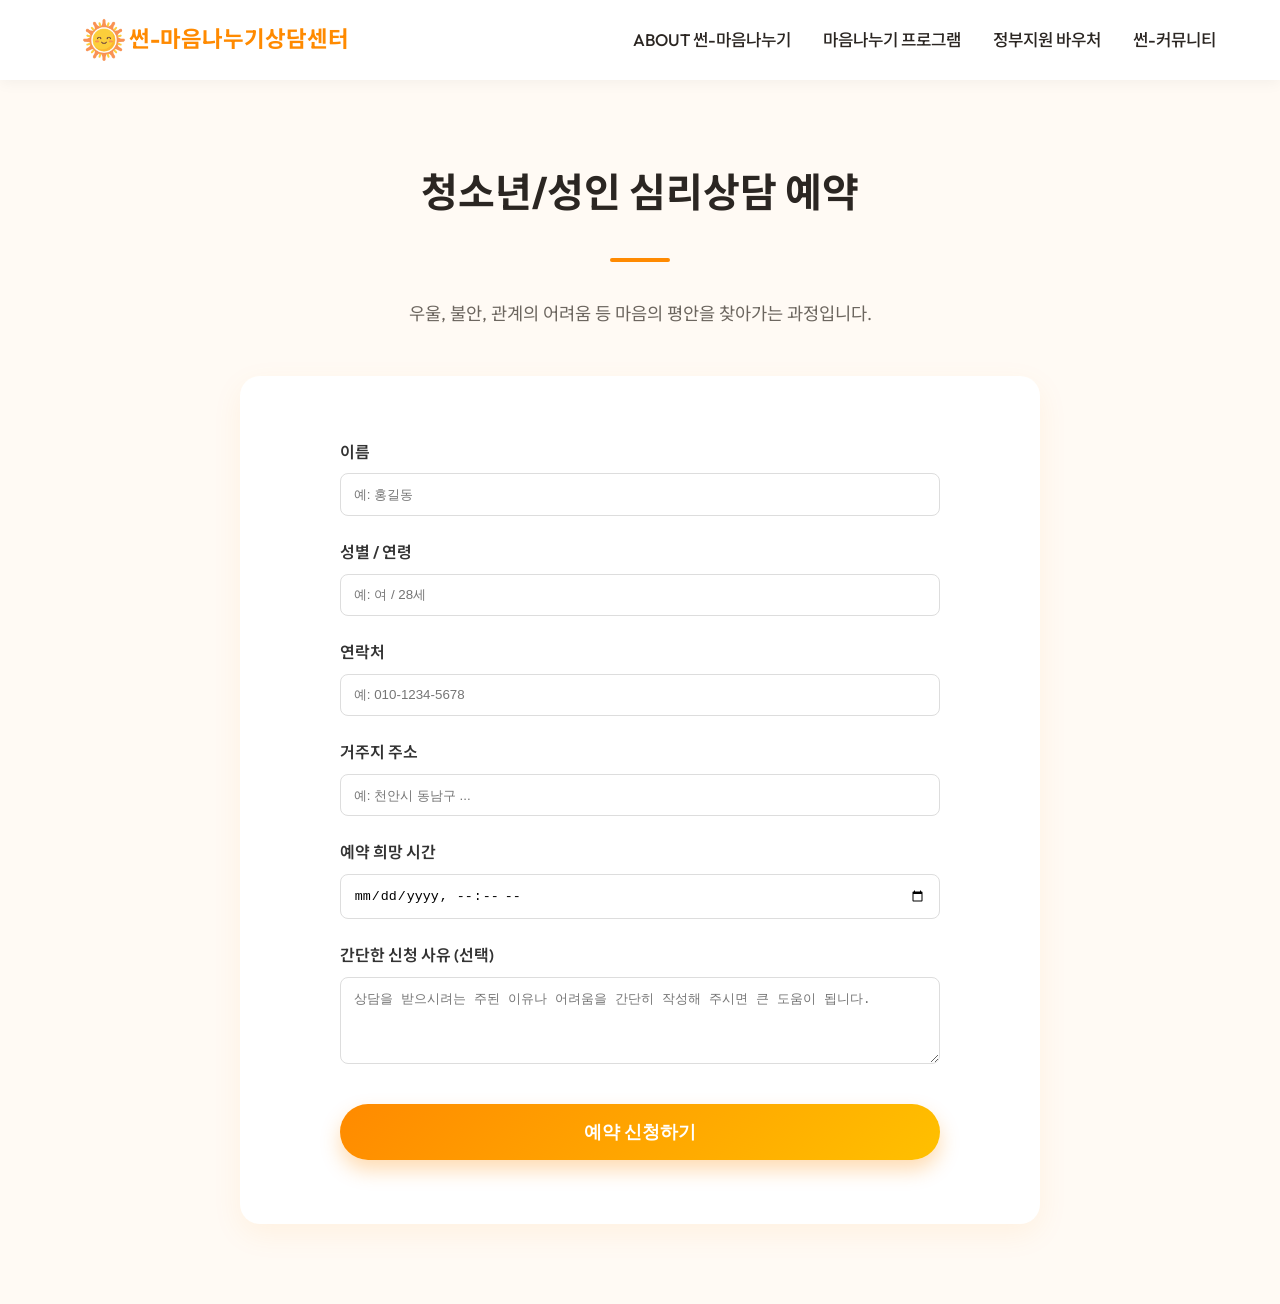
<file: reservation_adult.html>
<!DOCTYPE html>
<html lang="ko">
<head>
    <meta charset="UTF-8">
    <meta name="viewport" content="width=device-width, initial-scale=1.0">
    <title>상담 예약 - 썬-마음나누기상담센터</title>
    <link href="https://fonts.googleapis.com/css2?family=Noto+Sans+KR:wght@300;400;500;700&family=Outfit:wght@400;600;700&display=swap" rel="stylesheet">
    <link rel="stylesheet" href="style.css">
    <link rel="shortcut icon" href="img/sun_logo_transparent.png" type="image/x-icon">
</head>
<body>
    <header class="header">
        <div class="container header-inner">
            <a href="index.html" class="logo">
                <img src="img/sun_logo_transparent.png" alt="썬-마음나누기상담센터 로고">
                <span>썬-마음나누기상담센터</span>
            </a>
            <nav class="gnb">
                <ul>
                    <li><a href="about.html" target="_blank">ABOUT 썬-마음나누기</a></li>
                    <li><a href="programs.html" target="_blank">마음나누기 프로그램</a></li>
                    <li><a href="https://www.bokjiro.go.kr/ssis-tbu/index.do" target="_blank">정부지원 바우처</a></li>

                    <li><a href="community.html" target="_blank">썬-커뮤니티</a></li>
                </ul>
            </nav>
        </div>
    </header>

    <div style="padding-top: 10rem; padding-bottom: 5rem; min-height: 60vh;">
        <div class="container" style="max-width: 800px;">
            <div class="section-title text-center">
                <h2>청소년/성인 심리상담 예약</h2>
                <p>우울, 불안, 관계의 어려움 등 마음의 평안을 찾아가는 과정입니다.</p>
            </div>
            <div style="background: var(--white); padding: 4rem; border-radius: 20px; box-shadow: var(--box-shadow); margin-top: 2rem;">
                <form style="max-width: 600px; margin: 0 auto; text-align: left;">
                    <div style="margin-bottom: 1.5rem;">
                        <label style="display: block; font-weight: 600; margin-bottom: 0.5rem; color: #333;">이름</label>
                        <input type="text" placeholder="예: 홍길동" style="width: 100%; padding: 0.8rem; border: 1px solid #ddd; border-radius: 8px;">
                    </div>
                    <div style="margin-bottom: 1.5rem;">
                        <label style="display: block; font-weight: 600; margin-bottom: 0.5rem; color: #333;">성별 / 연령</label>
                        <input type="text" placeholder="예: 여 / 28세" style="width: 100%; padding: 0.8rem; border: 1px solid #ddd; border-radius: 8px;">
                    </div>
                    <div style="margin-bottom: 1.5rem;">
                        <label style="display: block; font-weight: 600; margin-bottom: 0.5rem; color: #333;">연락처</label>
                        <input type="text" placeholder="예: 010-1234-5678" style="width: 100%; padding: 0.8rem; border: 1px solid #ddd; border-radius: 8px;">
                    </div>
                    <div style="margin-bottom: 1.5rem;">
                        <label style="display: block; font-weight: 600; margin-bottom: 0.5rem; color: #333;">거주지 주소</label>
                        <input type="text" placeholder="예: 천안시 동남구 ..." style="width: 100%; padding: 0.8rem; border: 1px solid #ddd; border-radius: 8px;">
                    </div>
                    <div style="margin-bottom: 1.5rem;">
                        <label style="display: block; font-weight: 600; margin-bottom: 0.5rem; color: #333;">예약 희망 시간</label>
                        <input type="datetime-local" style="width: 100%; padding: 0.8rem; border: 1px solid #ddd; border-radius: 8px;">
                    </div>
                    <div style="margin-bottom: 2rem;">
                        <label style="display: block; font-weight: 600; margin-bottom: 0.5rem; color: #333;">간단한 신청 사유 (선택)</label>
                        <textarea rows="4" placeholder="상담을 받으시려는 주된 이유나 어려움을 간단히 작성해 주시면 큰 도움이 됩니다." style="width: 100%; padding: 0.8rem; border: 1px solid #ddd; border-radius: 8px; resize: vertical;"></textarea>
                    </div>
                    <button type="button" onclick="alert('예약 신청이 완료되었습니다. 확인 후 담당자가 안내 연락 드리겠습니다.'); window.close();" class="btn btn-primary" style="width: 100%; border: none; font-size: 1.1rem; padding: 1rem; border-radius: 50px;">예약 신청하기</button>
                </form>
            </div>
        </div>
    </div>
</body>
</html>
</file>
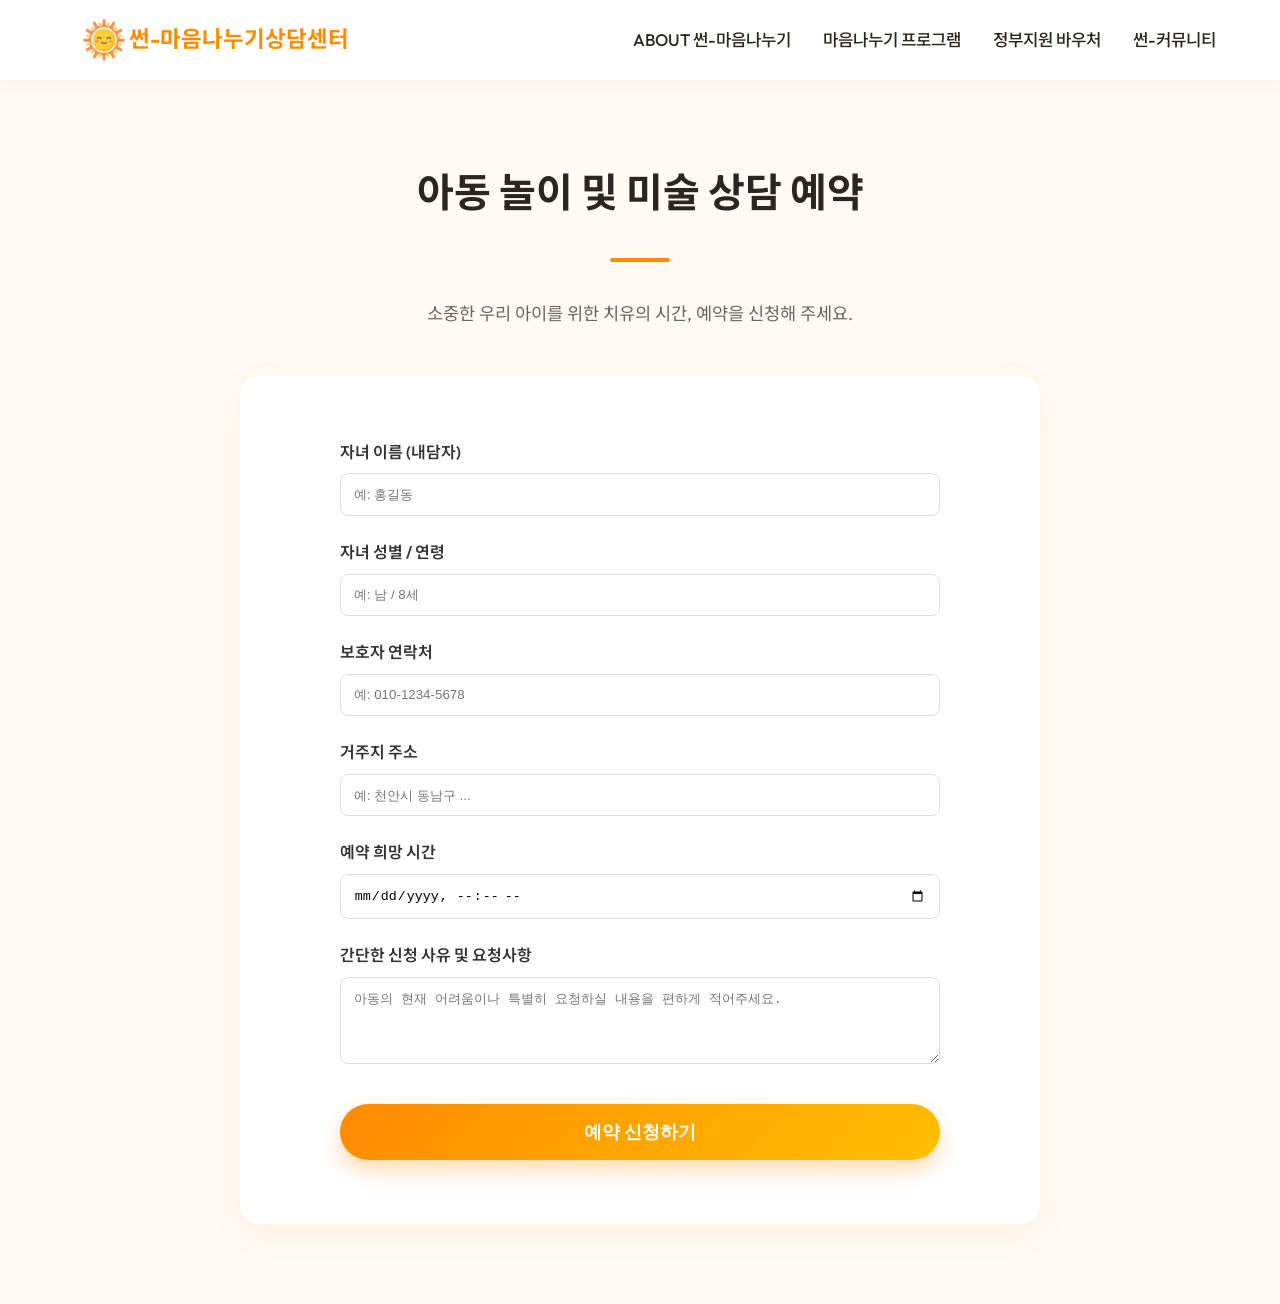
<file: reservation_child.html>
<!DOCTYPE html>
<html lang="ko">
<head>
    <meta charset="UTF-8">
    <meta name="viewport" content="width=device-width, initial-scale=1.0">
    <title>상담 예약 - 썬-마음나누기상담센터</title>
    <link href="https://fonts.googleapis.com/css2?family=Noto+Sans+KR:wght@300;400;500;700&family=Outfit:wght@400;600;700&display=swap" rel="stylesheet">
    <link rel="stylesheet" href="style.css">
    <link rel="shortcut icon" href="img/sun_logo_transparent.png" type="image/x-icon">
</head>
<body>
    <header class="header">
        <div class="container header-inner">
            <a href="index.html" class="logo">
                <img src="img/sun_logo_transparent.png" alt="썬-마음나누기상담센터 로고">
                <span>썬-마음나누기상담센터</span>
            </a>
            <nav class="gnb">
                <ul>
                    <li><a href="about.html" target="_blank">ABOUT 썬-마음나누기</a></li>
                    <li><a href="programs.html" target="_blank">마음나누기 프로그램</a></li>
                    <li><a href="https://www.bokjiro.go.kr/ssis-tbu/index.do" target="_blank">정부지원 바우처</a></li>

                    <li><a href="community.html" target="_blank">썬-커뮤니티</a></li>
                </ul>
            </nav>
        </div>
    </header>

    <div style="padding-top: 10rem; padding-bottom: 5rem; min-height: 60vh;">
        <div class="container" style="max-width: 800px;">
            <div class="section-title text-center">
                <h2>아동 놀이 및 미술 상담 예약</h2>
                <p>소중한 우리 아이를 위한 치유의 시간, 예약을 신청해 주세요.</p>
            </div>
            <div style="background: var(--white); padding: 4rem; border-radius: 20px; box-shadow: var(--box-shadow); margin-top: 2rem;">
                <form style="max-width: 600px; margin: 0 auto; text-align: left;">
                    <div style="margin-bottom: 1.5rem;">
                        <label style="display: block; font-weight: 600; margin-bottom: 0.5rem; color: #333;">자녀 이름 (내담자)</label>
                        <input type="text" placeholder="예: 홍길동" style="width: 100%; padding: 0.8rem; border: 1px solid #ddd; border-radius: 8px;">
                    </div>
                    <div style="margin-bottom: 1.5rem;">
                        <label style="display: block; font-weight: 600; margin-bottom: 0.5rem; color: #333;">자녀 성별 / 연령</label>
                        <input type="text" placeholder="예: 남 / 8세" style="width: 100%; padding: 0.8rem; border: 1px solid #ddd; border-radius: 8px;">
                    </div>
                    <div style="margin-bottom: 1.5rem;">
                        <label style="display: block; font-weight: 600; margin-bottom: 0.5rem; color: #333;">보호자 연락처</label>
                        <input type="text" placeholder="예: 010-1234-5678" style="width: 100%; padding: 0.8rem; border: 1px solid #ddd; border-radius: 8px;">
                    </div>
                    <div style="margin-bottom: 1.5rem;">
                        <label style="display: block; font-weight: 600; margin-bottom: 0.5rem; color: #333;">거주지 주소</label>
                        <input type="text" placeholder="예: 천안시 동남구 ..." style="width: 100%; padding: 0.8rem; border: 1px solid #ddd; border-radius: 8px;">
                    </div>
                    <div style="margin-bottom: 1.5rem;">
                        <label style="display: block; font-weight: 600; margin-bottom: 0.5rem; color: #333;">예약 희망 시간</label>
                        <input type="datetime-local" style="width: 100%; padding: 0.8rem; border: 1px solid #ddd; border-radius: 8px;">
                    </div>
                    <div style="margin-bottom: 2rem;">
                        <label style="display: block; font-weight: 600; margin-bottom: 0.5rem; color: #333;">간단한 신청 사유 및 요청사항</label>
                        <textarea rows="4" placeholder="아동의 현재 어려움이나 특별히 요청하실 내용을 편하게 적어주세요." style="width: 100%; padding: 0.8rem; border: 1px solid #ddd; border-radius: 8px; resize: vertical;"></textarea>
                    </div>
                    <button type="button" onclick="alert('예약 신청이 완료되었습니다. 확인 후 담당자가 안내 연락 드리겠습니다.'); window.close();" class="btn btn-primary" style="width: 100%; border: none; font-size: 1.1rem; padding: 1rem; border-radius: 50px;">예약 신청하기</button>
                </form>
            </div>
        </div>
    </div>
</body>
</html>
</file>
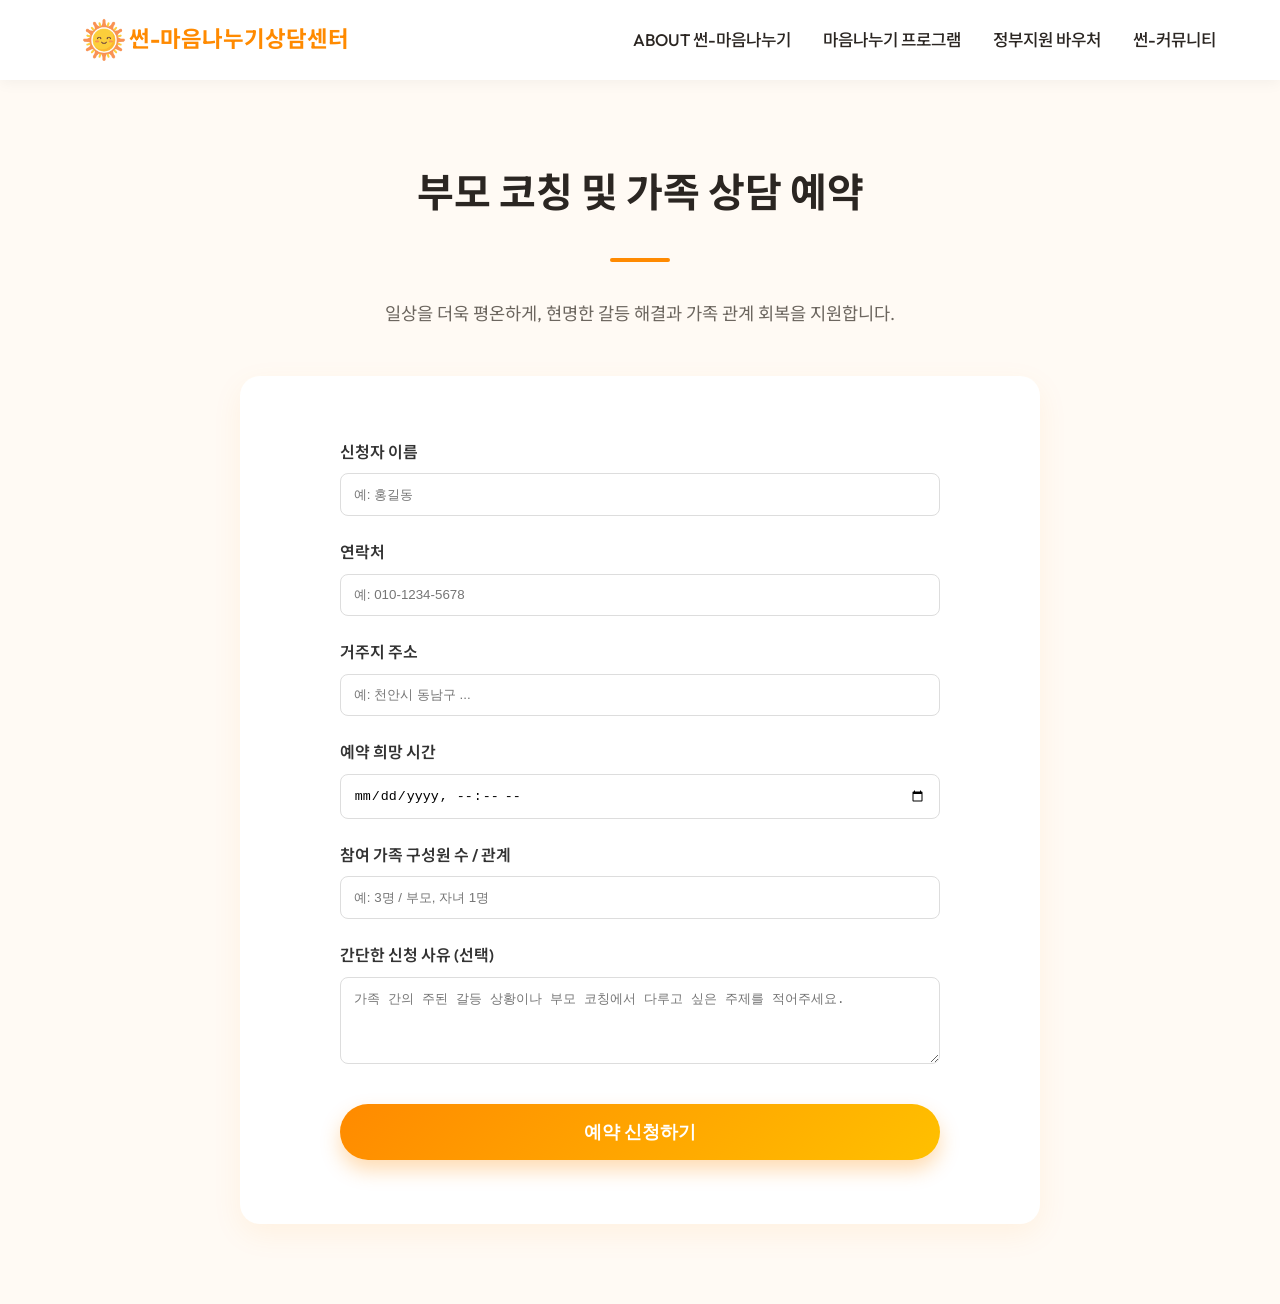
<file: reservation_parent.html>
<!DOCTYPE html>
<html lang="ko">
<head>
    <meta charset="UTF-8">
    <meta name="viewport" content="width=device-width, initial-scale=1.0">
    <title>상담 예약 - 썬-마음나누기상담센터</title>
    <link href="https://fonts.googleapis.com/css2?family=Noto+Sans+KR:wght@300;400;500;700&family=Outfit:wght@400;600;700&display=swap" rel="stylesheet">
    <link rel="stylesheet" href="style.css">
    <link rel="shortcut icon" href="img/sun_logo_transparent.png" type="image/x-icon">
</head>
<body>
    <header class="header">
        <div class="container header-inner">
            <a href="index.html" class="logo">
                <img src="img/sun_logo_transparent.png" alt="썬-마음나누기상담센터 로고">
                <span>썬-마음나누기상담센터</span>
            </a>
            <nav class="gnb">
                <ul>
                    <li><a href="about.html" target="_blank">ABOUT 썬-마음나누기</a></li>
                    <li><a href="programs.html" target="_blank">마음나누기 프로그램</a></li>
                    <li><a href="https://www.bokjiro.go.kr/ssis-tbu/index.do" target="_blank">정부지원 바우처</a></li>

                    <li><a href="community.html" target="_blank">썬-커뮤니티</a></li>
                </ul>
            </nav>
        </div>
    </header>

    <div style="padding-top: 10rem; padding-bottom: 5rem; min-height: 60vh;">
        <div class="container" style="max-width: 800px;">
            <div class="section-title text-center">
                <h2>부모 코칭 및 가족 상담 예약</h2>
                <p>일상을 더욱 평온하게, 현명한 갈등 해결과 가족 관계 회복을 지원합니다.</p>
            </div>
            <div style="background: var(--white); padding: 4rem; border-radius: 20px; box-shadow: var(--box-shadow); margin-top: 2rem;">
                <form style="max-width: 600px; margin: 0 auto; text-align: left;">
                    <div style="margin-bottom: 1.5rem;">
                        <label style="display: block; font-weight: 600; margin-bottom: 0.5rem; color: #333;">신청자 이름</label>
                        <input type="text" placeholder="예: 홍길동" style="width: 100%; padding: 0.8rem; border: 1px solid #ddd; border-radius: 8px;">
                    </div>
                    <div style="margin-bottom: 1.5rem;">
                        <label style="display: block; font-weight: 600; margin-bottom: 0.5rem; color: #333;">연락처</label>
                        <input type="text" placeholder="예: 010-1234-5678" style="width: 100%; padding: 0.8rem; border: 1px solid #ddd; border-radius: 8px;">
                    </div>
                    <div style="margin-bottom: 1.5rem;">
                        <label style="display: block; font-weight: 600; margin-bottom: 0.5rem; color: #333;">거주지 주소</label>
                        <input type="text" placeholder="예: 천안시 동남구 ..." style="width: 100%; padding: 0.8rem; border: 1px solid #ddd; border-radius: 8px;">
                    </div>
                    <div style="margin-bottom: 1.5rem;">
                        <label style="display: block; font-weight: 600; margin-bottom: 0.5rem; color: #333;">예약 희망 시간</label>
                        <input type="datetime-local" style="width: 100%; padding: 0.8rem; border: 1px solid #ddd; border-radius: 8px;">
                    </div>
                    <div style="margin-bottom: 1.5rem;">
                        <label style="display: block; font-weight: 600; margin-bottom: 0.5rem; color: #333;">참여 가족 구성원 수 / 관계</label>
                        <input type="text" placeholder="예: 3명 / 부모, 자녀 1명" style="width: 100%; padding: 0.8rem; border: 1px solid #ddd; border-radius: 8px;">
                    </div>
                    <div style="margin-bottom: 2rem;">
                        <label style="display: block; font-weight: 600; margin-bottom: 0.5rem; color: #333;">간단한 신청 사유 (선택)</label>
                        <textarea rows="4" placeholder="가족 간의 주된 갈등 상황이나 부모 코칭에서 다루고 싶은 주제를 적어주세요." style="width: 100%; padding: 0.8rem; border: 1px solid #ddd; border-radius: 8px; resize: vertical;"></textarea>
                    </div>
                    <button type="button" onclick="alert('예약 신청이 완료되었습니다. 담당자가 확인 후 빠른 시일 내에 연락 드리겠습니다.'); window.close();" class="btn btn-primary" style="width: 100%; border: none; font-size: 1.1rem; padding: 1rem; border-radius: 50px;">예약 신청하기</button>
                </form>
            </div>
        </div>
    </div>
</body>
</html>
</file>
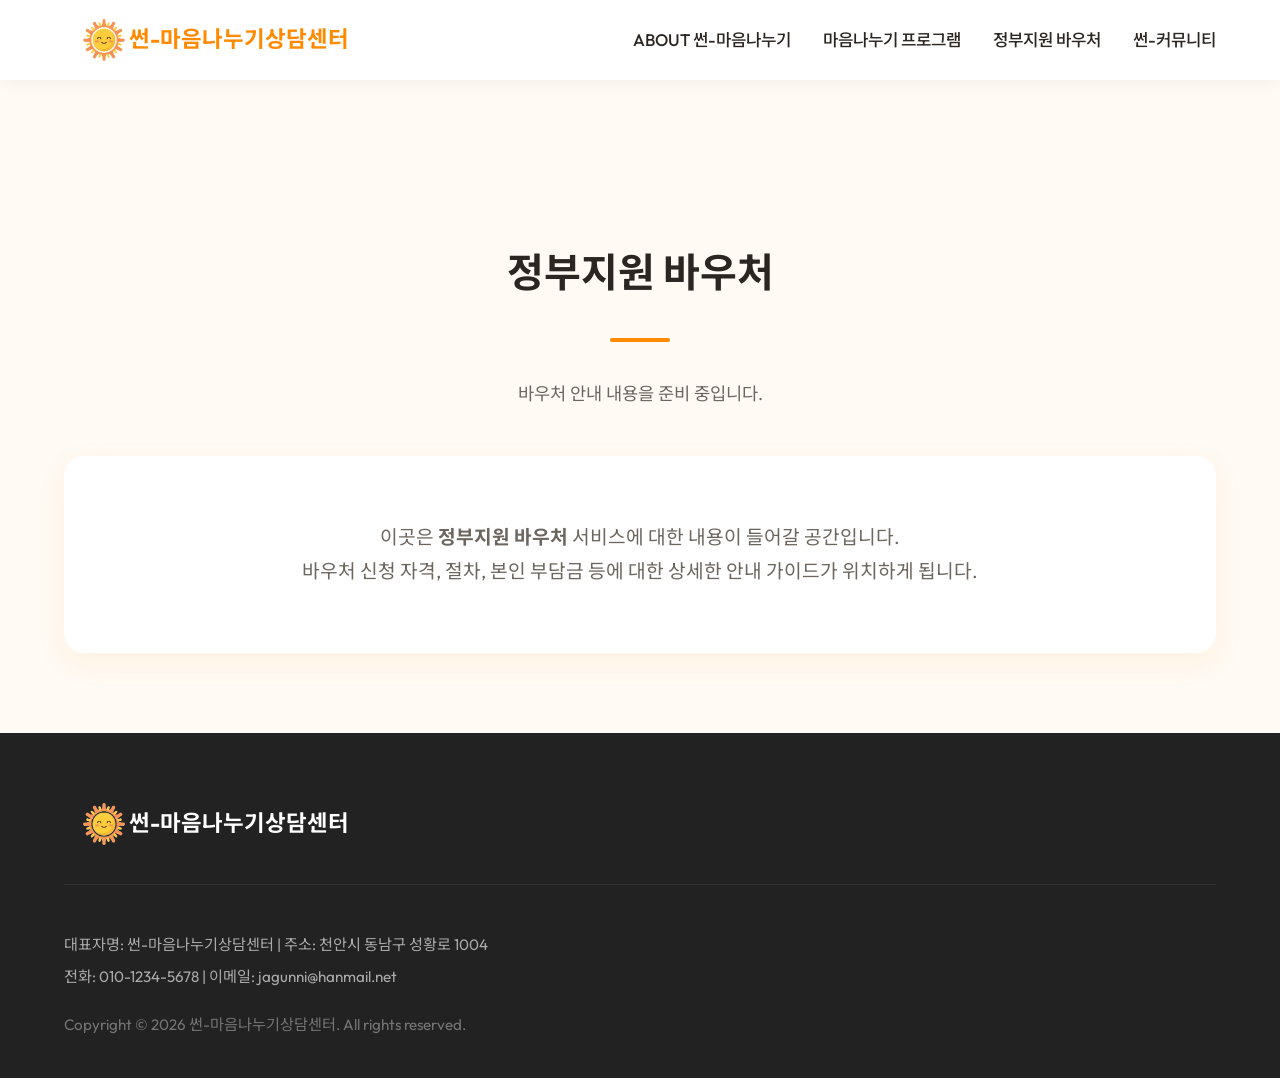
<file: voucher.html>
<!DOCTYPE html>
<html lang="ko">
<head>
    <meta charset="UTF-8">
    <meta name="viewport" content="width=device-width, initial-scale=1.0">
    <title>정부지원 바우처 - 썬-마음나누기상담센터</title>
    <link href="https://fonts.googleapis.com/css2?family=Noto+Sans+KR:wght@300;400;500;700&family=Outfit:wght@400;600;700&display=swap" rel="stylesheet">
    <link rel="stylesheet" href="style.css">
    <link rel="shortcut icon" href="img/sun_logo_transparent.png" type="image/x-icon">
</head>
<body>
    <!-- Header Section -->
    <header class="header">
        <div class="container header-inner">
            <a href="index.html" class="logo">
                <img src="img/sun_logo_transparent.png" alt="썬-마음나누기상담센터 로고">
                <span>썬-마음나누기상담센터</span>
            </a>
            <nav class="gnb">
                <ul>
                    <li><a href="about.html" target="_blank">ABOUT 썬-마음나누기</a></li>
                    <li><a href="programs.html" target="_blank">마음나누기 프로그램</a></li>
                    <li><a href="https://www.bokjiro.go.kr/ssis-tbu/index.do" target="_blank">정부지원 바우처</a></li>

                    <li><a href="community.html" target="_blank">썬-커뮤니티</a></li>
                </ul>
            </nav>
        </div>
    </header>

    <div style="padding-top: 15rem; padding-bottom: 5rem; min-height: 60vh; text-align: center;">
        <div class="container">
            <div class="section-title">
                <h2>정부지원 바우처</h2>
                <p>바우처 안내 내용을 준비 중입니다.</p>
            </div>
            
            <div style="background: var(--white); padding: 4rem; border-radius: 20px; box-shadow: var(--box-shadow); margin-top: 2rem;">
                <p style="font-size: 1.2rem; color: var(--text-gray); line-height: 1.8;">
                    이곳은 <strong>정부지원 바우처</strong> 서비스에 대한 내용이 들어갈 공간입니다.<br>
                    바우처 신청 자격, 절차, 본인 부담금 등에 대한 상세한 안내 가이드가 위치하게 됩니다.
                </p>
            </div>
        </div>
    </div>

    <!-- Footer -->
    <footer class="footer">
        <div class="container">
            <div class="footer-top">
                <a href="index.html" class="footer-logo">
                    <img src="img/sun_logo_transparent.png" alt="썬로우고">
                    <span>썬-마음나누기상담센터</span>
                </a>
            </div>
            <div class="footer-bottom">
                <div class="info">
                    <p>대표자명: 썬-마음나누기상담센터 | 주소: 천안시 동남구 성황로 1004</p>
                    <p>전화: 010-1234-5678 | 이메일: jagunni@hanmail.net</p>
                    <p class="copyright">Copyright © 2026 썬-마음나누기상담센터. All rights reserved.</p>
                </div>
            </div>
        </div>
    </footer>
</body>
</html>
</file>
<file: style.css>
/* ======= Variables ======= */
:root {
    --primary: #FF8A00;
    --primary-light: #FFD4A2;
    --secondary: #FFC000;
    --text-dark: #2B2622;
    --text-gray: #6C665F;
    --bg-main: #FFFAF4;
    --white: #FFFFFF;
    --box-shadow: 0 10px 30px rgba(255, 138, 0, 0.08);
    --transition: all 0.3s cubic-bezier(0.25, 0.8, 0.25, 1);
}

/* ======= Reset ======= */
* {
    margin: 0;
    padding: 0;
    box-sizing: border-box;
}

body {
    font-family: 'Outfit', 'Noto Sans KR', sans-serif;
    color: var(--text-dark);
    background-color: var(--bg-main);
    line-height: 1.6;
    overflow-x: hidden;
}

a {
    text-decoration: none;
    color: inherit;
}

ul {
    list-style: none;
}

.container {
    width: 90%;
    max-width: 1200px;
    margin: 0 auto;
}

/* ======= Utilities ======= */
.text-center {
    text-center;
}

.section-title {
    margin-bottom: 3rem;
    text-align: center;
}

.section-title h2 {
    font-size: 2.5rem;
    font-weight: 700;
    color: var(--text-dark);
    margin-bottom: 2cm;
    position: relative;
    display: inline-block;
}

.section-title h2::after {
    content: '';
    position: absolute;
    bottom: -1cm;
    left: 50%;
    transform: translateX(-50%);
    width: 60px;
    height: 4px;
    background-color: var(--primary);
    border-radius: 2px;
}

.section-title p {
    color: var(--text-gray);
    font-size: 1.1rem;
}

.btn {
    display: inline-block;
    padding: 0.8rem 2rem;
    border-radius: 50px;
    font-weight: 600;
    transition: var(--transition);
    cursor: pointer;
}

.btn-primary {
    background: linear-gradient(135deg, var(--primary), var(--secondary));
    color: var(--white);
    box-shadow: 0 10px 20px rgba(255, 138, 0, 0.3);
}

.btn-primary:hover {
    transform: translateY(-3px);
    box-shadow: 0 15px 25px rgba(255, 138, 0, 0.4);
}

.btn-outline {
    background: transparent;
    border: 2px solid var(--white);
    color: var(--white);
}

.btn-outline:hover {
    background: var(--white);
    color: var(--primary);
}

/* ======= Header ======= */
.header {
    background-color: rgba(255, 255, 255, 0.95);
    backdrop-filter: blur(10px);
    position: fixed;
    width: 100%;
    top: 0;
    z-index: 1000;
    box-shadow: 0 2px 15px rgba(0,0,0,0.05);
}

.header-inner {
    display: flex;
    justify-content: space-between;
    align-items: center;
    height: 80px;
}

.logo {
    display: flex;
    align-items: center;
    gap: 0px;
    font-weight: 700;
    font-size: 1.4rem;
    color: var(--primary);
}

.logo img {
    height: 55px;
    display: block;
    width: auto;
    transform: translateY(-5px);
    margin-right: -15px;
}

.logo span {
    position: relative;
    z-index: 1;
}

.gnb ul {
    display: flex;
    gap: 2rem;
}

.gnb a {
    font-size: 1.05rem;
    font-weight: 500;
    color: var(--text-dark);
    position: relative;
    padding: 5px 0;
    transition: var(--transition);
}

.gnb a::before {
    content: '';
    position: absolute;
    bottom: 0;
    left: 0;
    width: 0%;
    height: 3px;
    background-color: var(--primary);
    transition: var(--transition);
    border-radius: 2px;
}

.gnb a:hover {
    color: var(--primary);
}

.gnb a:hover::before {
    width: 100%;
}

/* ======= Hero Banner ======= */
.hero-banner {
    margin-top: 80px;
    height: calc(100vh - 80px);
    min-height: 600px;
    position: relative;
}

.hero-image {
    width: 100%;
    height: 100%;
    background-size: cover;
    background-position: center;
    position: relative;
    display: flex;
    align-items: center;
}

.hero-overlay {
    position: absolute;
    top: 0;
    left: 0;
    width: 100%;
    height: 100%;
    background: linear-gradient(to right, rgba(255, 255, 255, 0.9) 0%, rgba(255, 255, 255, 0.4) 60%, transparent 100%);
}

.hero-content {
    position: relative;
    z-index: 1;
    padding-left: 10%;
    max-width: 800px;
}

.hero-subtitle {
    font-size: 1.2rem;
    font-weight: 600;
    color: var(--primary);
    margin-bottom: 0.5rem;
}

.hero-title {
    font-size: 3.5rem;
    font-weight: 700;
    line-height: 1.2;
    margin-bottom: 1.5rem;
    color: var(--text-dark);
}

.hero-desc {
    font-size: 1.2rem;
    color: var(--text-gray);
    margin-bottom: 2rem;
}

/* ======= Features Section ======= */
.features {
    padding: 5rem 0;
    position: relative;
    z-index: 10;
}

.features-wrap {
    display: grid;
    grid-template-columns: repeat(3, 1fr);
    gap: 2rem;
}

.feature-card {
    background: var(--white);
    padding: 3rem 2rem;
    border-radius: 20px;
    box-shadow: var(--box-shadow);
    text-align: center;
    transition: var(--transition);
    border: 1px solid rgba(255, 138, 0, 0.1);
}

.feature-card:hover {
    transform: translateY(-10px);
    box-shadow: 0 15px 40px rgba(255, 138, 0, 0.15);
}

.feature-card.active {
    background: linear-gradient(135deg, var(--primary), var(--secondary));
    color: var(--white);
    border: none;
}

.feature-card h3 {
    font-size: 1.3rem;
    margin-bottom: 1rem;
    color: currentcolor;
}

.feature-card p {
    font-size: 1rem;
    color: var(--text-gray);
}

.feature-card.active p {
    color: rgba(255, 255, 255, 0.9);
}

/* ======= Notice Section ======= */
.notice-section {
    padding: 5rem 0;
    background-color: var(--white);
}

.notice-grid {
    display: grid;
    grid-template-columns: repeat(2, 1fr);
    gap: 1.5rem;
    max-width: 900px;
    margin: 0 auto;
}

.notice-item {
    display: flex;
    align-items: center;
    gap: 1rem;
    padding: 1.5rem;
    border-radius: 12px;
    background: var(--bg-main);
    transition: var(--transition);
}

.notice-item:hover {
    transform: translateX(5px);
    background: #FFF5EC;
}

.badge {
    background-color: var(--text-gray);
    color: var(--white);
    border-radius: 5px;
    font-size: 0.85rem;
    font-weight: 600;
    width: 70px;
    height: 30px;
    display: inline-flex;
    justify-content: center;
    align-items: center;
    flex-shrink: 0;
    white-space: nowrap;
}

.badge.new {
    background-color: var(--primary);
}

.notice-item h4 {
    flex-grow: 1;
    font-weight: 500;
    white-space: nowrap;
    overflow: hidden;
    text-overflow: ellipsis;
}

.notice-item .date {
    font-size: 0.9rem;
    color: var(--text-gray);
    flex-shrink: 0;
}

/* ======= Programs Section ======= */
.programs-section {
    padding: 7rem 0;
}

.program-grid {
    display: grid;
    grid-template-columns: repeat(3, 1fr);
    gap: 3rem;
    margin-top: 3rem;
}

.program-card {
    background: var(--white);
    border-radius: 20px;
    overflow: hidden;
    box-shadow: var(--box-shadow);
    transition: var(--transition);
}

.program-card:hover {
    transform: translateY(-10px);
}

.program-card .thumb {
    height: 250px;
    overflow: hidden;
}

.program-card .thumb img {
    width: 100%;
    height: 100%;
    object-fit: cover;
    transition: transform 0.5s ease;
}

.program-card:hover .thumb img {
    transform: scale(1.05);
}

.program-card .info {
    padding: 2rem;
}

.program-card .info h3 {
    font-size: 1.4rem;
    margin-bottom: 1rem;
    color: var(--text-dark);
}

.program-card .info p {
    color: var(--text-gray);
    font-size: 1rem;
}

/* ======= Bottom Banner ======= */
.bottom-banner {
    background: linear-gradient(135deg, var(--primary), var(--secondary));
    padding: 6rem 0;
    text-align: center;
    color: var(--white);
}

.bb-content h2 {
    font-size: 2rem;
    margin-bottom: 1rem;
}

.bb-content p {
    font-size: 1.2rem;
    margin-bottom: 2rem;
    opacity: 0.9;
}

.call-banner {
    display: inline-flex;
    align-items: center;
    background: rgba(255, 255, 255, 0.15);
    border: 2px solid rgba(255, 255, 255, 0.6);
    border-radius: 50px;
    padding: 10px 30px;
    margin-top: 1.5rem;
    gap: 15px;
    backdrop-filter: blur(5px);
    transition: var(--transition);
    color: var(--white);
    text-decoration: none;
}

.call-banner:hover {
    background: var(--white);
    color: var(--primary);
    transform: translateY(-5px);
    box-shadow: 0 10px 25px rgba(0, 0, 0, 0.15);
}

.call-icon {
    font-size: 1.6rem;
}

.call-text {
    font-size: 1.2rem;
    font-weight: 500;
}

.call-number {
    font-size: 1.8rem;
    font-weight: 700;
    font-family: 'Outfit', sans-serif;
    letter-spacing: 1px;
}

/* ======= Footer ======= */
.footer {
    background-color: #222222;
    color: #aaaaaa;
    padding: 4rem 0 2rem;
}

.footer-top {
    display: flex;
    justify-content: space-between;
    align-items: center;
    margin-bottom: 3rem;
    padding-bottom: 2rem;
    border-bottom: 1px solid #333333;
}

.footer-logo {
    display: flex;
    align-items: center;
    gap: 0px;
    font-weight: 700;
    font-size: 1.4rem;
    color: var(--white);
}

.footer-logo img {
    height: 55px;
    width: auto;
    transform: translateY(-5px);
    margin-right: -15px;
}

.footer-logo span {
    position: relative;
    z-index: 1;
}

.sns-links {
    display: flex;
    gap: 1.5rem;
}

.sns-links a {
    color: #dddddd;
    transition: var(--transition);
}

.sns-links a:hover {
    color: var(--primary);
}

.footer-bottom .info p {
    margin-bottom: 0.5rem;
    font-size: 0.95rem;
}

.copyright {
    margin-top: 1.5rem;
    font-size: 0.85rem;
    opacity: 0.6;
}

/* ======= Responsive ======= */
@media (max-width: 991px) {
    .features-wrap, .program-grid {
        grid-template-columns: repeat(2, 1fr);
    }
    .notice-grid {
        grid-template-columns: 1fr;
    }
}

@media (max-width: 768px) {
    .gnb {
        display: none;
    }
    .hero-title {
        font-size: 2.5rem;
    }
    .features-wrap, .program-grid {
        grid-template-columns: 1fr;
    }
    .features {
        margin-top: 0;
        padding-top: 3rem;
    }
    .hero-content {
        padding-left: 5%;
    }
}

/* ======= Admin Settings & Edit Mode ======= */
#settings-btn {
    font-size: 1.2rem;
    margin-left: 0.5rem;
    color: #dddddd;
    transition: var(--transition);
}

#settings-btn:hover {
    color: var(--primary);
    transform: rotate(90deg);
}

body.admin-mode [contenteditable="true"] {
    outline: 2px dashed rgba(255, 138, 0, 0.4);
    background-color: rgba(255, 138, 0, 0.05);
    transition: all 0.2s;
    cursor: text;
    border-radius: 4px;
    padding: 2px;
}

body.admin-mode [contenteditable="true"]:hover {
    background-color: rgba(255, 138, 0, 0.1);
}

body.admin-mode [contenteditable="true"]:focus {
    outline: 2px solid var(--primary);
    background-color: rgba(255, 255, 255, 0.9);
    color: var(--text-dark);
}

/* ======= Modal ======= */
.modal-overlay {
    display: none; /* Hidden by default */
    position: fixed;
    top: 0;
    left: 0;
    width: 100%;
    height: 100%;
    background-color: rgba(0, 0, 0, 0.5);
    z-index: 2000;
    justify-content: center;
    align-items: center;
    backdrop-filter: blur(5px);
}

.modal-content {
    background-color: var(--white);
    padding: 3rem 2rem;
    border-radius: 20px;
    width: 90%;
    max-width: 500px;
    position: relative;
    box-shadow: 0 20px 50px rgba(0,0,0,0.2);
    animation: modalFadeIn 0.3s ease;
}

@keyframes modalFadeIn {
    from { opacity: 0; transform: translateY(-20px); }
    to { opacity: 1; transform: translateY(0); }
}

.close-modal {
    position: absolute;
    top: 1.5rem;
    right: 1.5rem;
    font-size: 2rem;
    color: var(--text-gray);
    cursor: pointer;
    line-height: 1;
    transition: var(--transition);
}

.close-modal:hover {
    color: var(--primary);
}

.modal-content h2 {
    font-size: 1.8rem;
    margin-bottom: 0.5rem;
    color: var(--text-dark);
}

.modal-content p {
    color: var(--text-gray);
    margin-bottom: 2rem;
    font-size: 0.95rem;
}

.form-group {
    margin-bottom: 1.5rem;
    text-align: left;
}

.form-group label {
    display: block;
    margin-bottom: 0.5rem;
    font-weight: 500;
    color: var(--text-dark);
}

.form-group input,
.form-group select,
.form-group textarea {
    width: 100%;
    padding: 0.8rem 1rem;
    border: 1px solid #ddd;
    border-radius: 8px;
    font-family: inherit;
    font-size: 1rem;
    transition: var(--transition);
}

.form-group input:focus,
.form-group select:focus,
.form-group textarea:focus {
    outline: none;
    border-color: var(--primary);
    box-shadow: 0 0 0 3px rgba(255, 138, 0, 0.1);
}

.submit-btn {
    width: 100%;
    margin-top: 1rem;
    font-size: 1.1rem;
    padding: 1rem;
}
</file>
